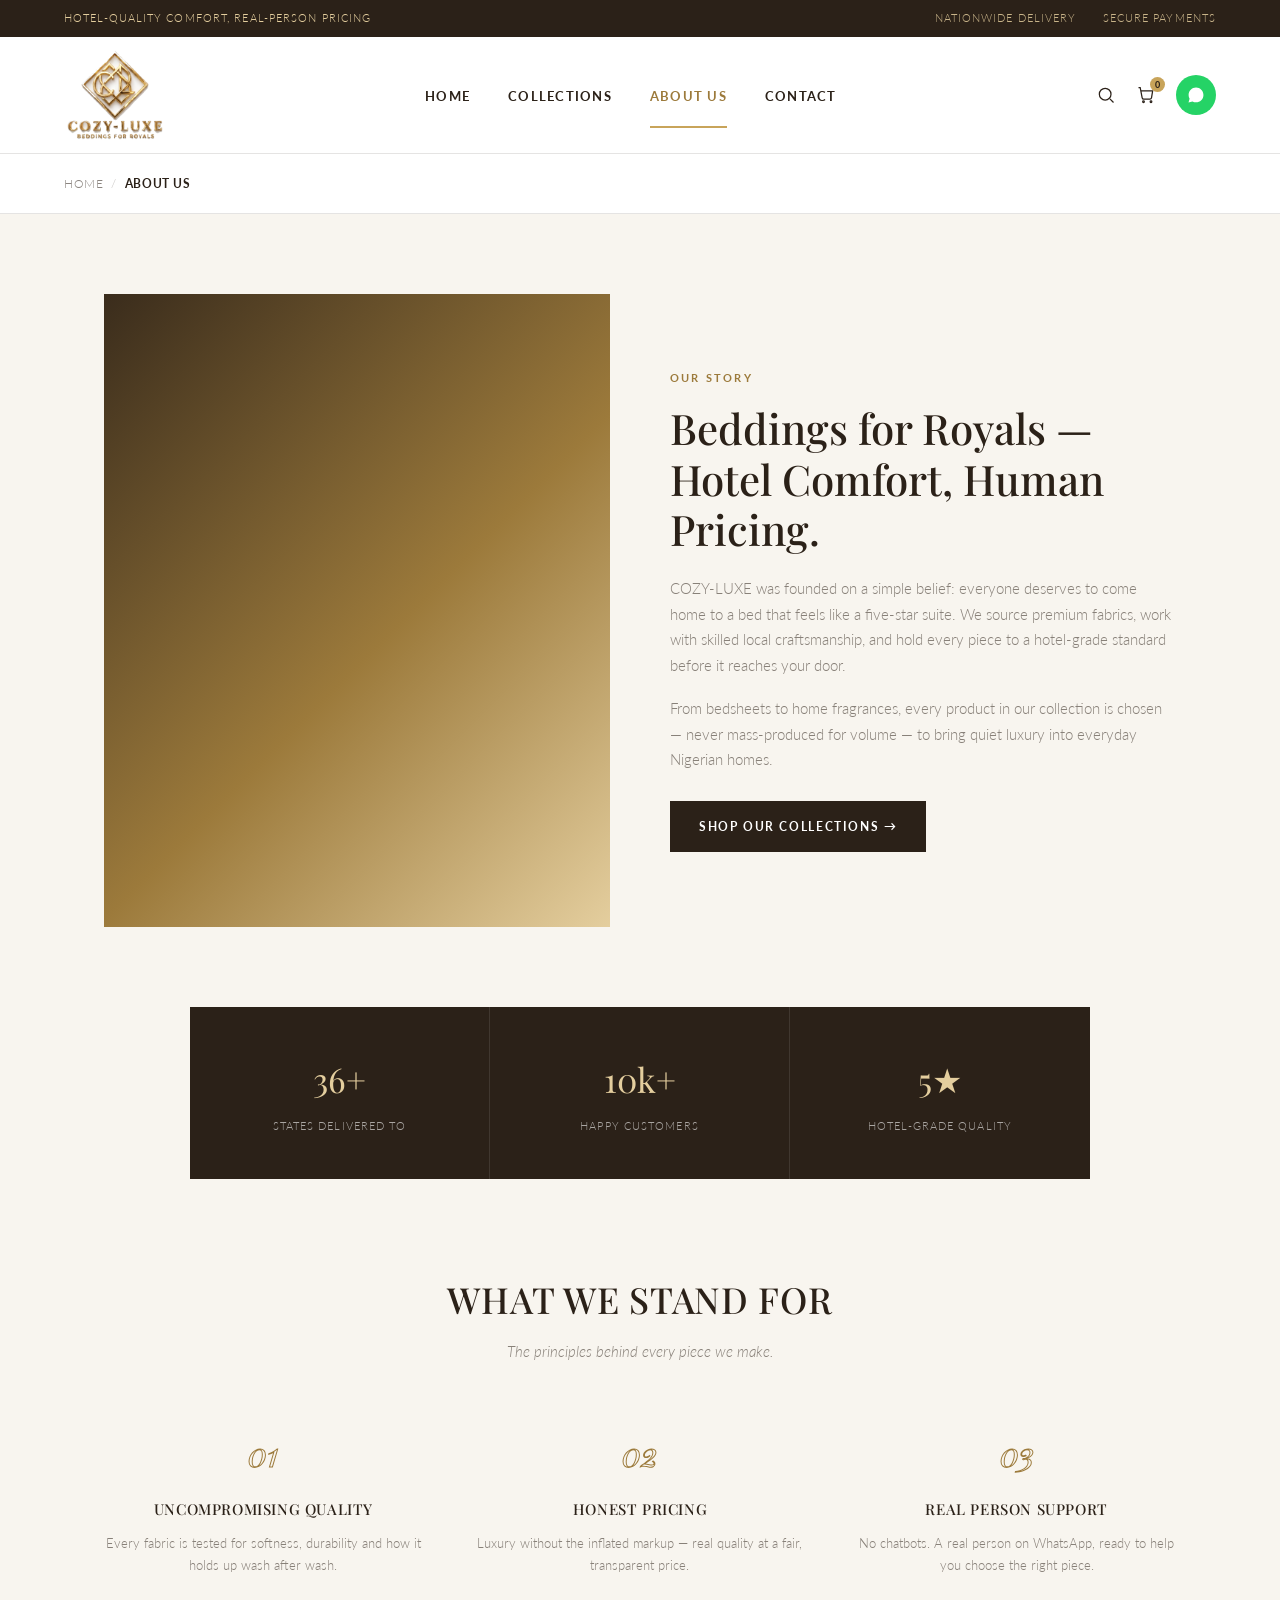
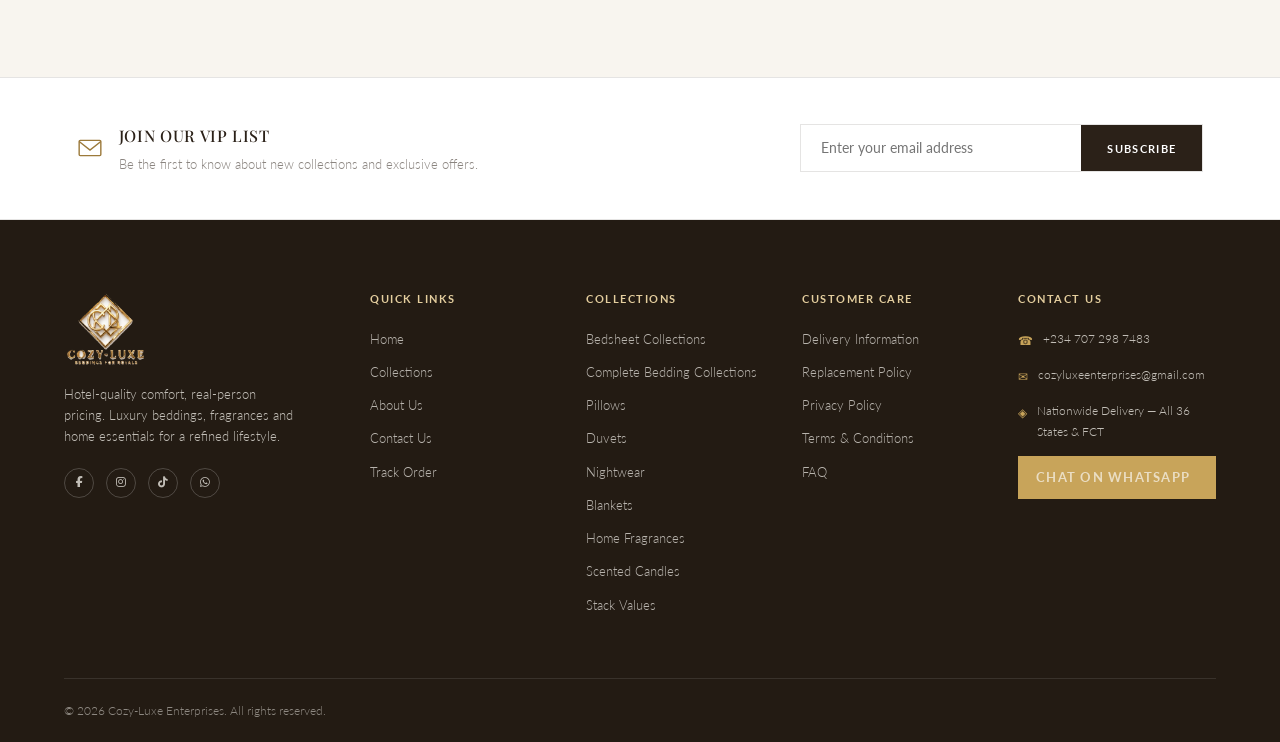
<file: about.html>
<!DOCTYPE html>
<html lang="en">
<head>
<meta charset="UTF-8">
<title>About Us — COZY-LUXE</title>
<meta name="viewport" content="width=device-width, initial-scale=1.0">
<link rel="preconnect" href="https://fonts.googleapis.com">
<link href="https://fonts.googleapis.com/css2?family=Playfair+Display:ital,wght@0,400;0,500;0,600;0,700;1,400&family=Lato:wght@300;400;700;900&display=swap" rel="stylesheet">
<link rel="stylesheet" href="css/style.css">
<link
    rel="stylesheet" href="https://cdnjs.cloudflare.com/ajax/libs/font-awesome/6.7.2/css/all.min.css"
    crossorigin="anonymous"
    referrerpolicy="no-referrer"
  >
<style>
  .about-hero{display:grid; grid-template-columns:1fr 1fr; gap:60px; max-width:1200px; margin:0 auto; padding:80px 5vw; align-items:center;}
  .about-hero .photo{aspect-ratio:4/5;}
  .about-hero .eyebrow{font-size:11px; letter-spacing:0.2em; text-transform:uppercase; color:var(--gold-deep); margin-bottom:16px; font-weight:700;}
  .about-hero h1{font-size:clamp(30px,3.6vw,42px); margin-bottom:22px; line-height:1.2;}
  .about-hero p{color:var(--muted); font-size:15px; margin-bottom:18px;}
  .stats-row{display:grid; grid-template-columns:repeat(3,1fr); max-width:900px; margin:0 auto; background:var(--espresso); color:var(--white);}
  .stat{text-align:center; padding:44px 20px; border-right:1px solid rgba(255,255,255,0.1);}
  .stat:last-child{border-right:none;}
  .stat .num{font-family:'Playfair Display',serif; font-size:34px; color:var(--gold-soft); margin-bottom:8px;}
  .stat .lab{font-size:11px; letter-spacing:0.1em; text-transform:uppercase; color:rgba(255,255,255,0.6);}
  .values-grid{display:grid; grid-template-columns:repeat(3,1fr); gap:30px; max-width:1100px; margin:0 auto;}
  .value-card{text-align:center; padding:10px;}
  .value-card .num{font-family:'Playfair Display',serif; font-style:italic; color:var(--gold-soft); font-size:34px; -webkit-text-stroke:1px var(--gold-deep); color:transparent; margin-bottom:14px;}
  .value-card h4{font-size:15px; text-transform:uppercase; letter-spacing:0.04em; margin-bottom:10px;}
  .value-card p{font-size:13px; color:var(--muted);}
  @media(max-width:900px){ .about-hero{grid-template-columns:1fr;} .stats-row{grid-template-columns:1fr;} .stat{border-right:none; border-bottom:1px solid rgba(255,255,255,0.1);} .values-grid{grid-template-columns:1fr;} }
</style>
</head>
<body>

<div class="utility-bar">
  <span>Hotel-Quality Comfort, Real-Person Pricing</span>
  <div class="right"><span>Nationwide Delivery</span><span>Secure Payments</span></div>
</div>
<header class="site-header">
  <div class="logo-block">
    <img src="images/logo2.png" alt="COZY-LUXE" class="logo-img">
    
  </div>
  <nav class="main-nav"><ul>
    <li><a href="index.html">Home</a></li>
    <li><a href="collections.html">Collections</a></li>
    <li><a href="about.html" class="active">About Us</a></li>
    <li><a href="contact.html">Contact</a></li>
  </ul></nav>
  <div class="nav-right">
    <svg class="icon-btn" viewBox="0 0 24 24" fill="none" stroke="currentColor" stroke-width="1.5"><circle cx="11" cy="11" r="7"/><path d="M21 21l-4.3-4.3"/></svg>
    <a href="cart.html" class="icon-btn"><svg viewBox="0 0 24 24" fill="none" stroke="currentColor" stroke-width="1.5"><path d="M3 3h2l2.4 12.4a2 2 0 002 1.6h7.2a2 2 0 002-1.6L20 7H6"/><circle cx="9" cy="20" r="1"/><circle cx="18" cy="20" r="1"/></svg><span class="cart-badge">0</span></a>
    <!-- WhatsApp -->
       <a      
  href="https://wa.me/2347072987483"
  class="whatsapp-pill whatsapp-cta"
  target="_blank"
  rel="noopener noreferrer"
  aria-label="Chat with COZY-LUXE on WhatsApp"
  title="Chat on WhatsApp"
>
  <svg viewBox="0 0 24 24" fill="currentColor" width="18" height="18" aria-hidden="true">
    <path d="M12.04 2C6.58 2 2.13 6.45 2.13 11.91c0 1.75.46 3.45 1.32 4.95L2 22l5.29-1.39c1.44.79 3.06 1.2 4.71 1.2h.01c5.46 0 9.91-4.45 9.91-9.91C21.95 6.45 17.5 2 12.04 2z"/>
  </svg>
</a>
  </div>
</header>

<div class="breadcrumb"><a href="index.html">Home</a><span class="sep">/</span><span class="current">About Us</span></div>

<div class="about-hero">
  <div class="photo sw4"></div>
  <div>
    <div class="eyebrow">Our Story</div>
    <h1>Beddings for Royals — <br>Hotel Comfort, Human Pricing.</h1>
    <p>COZY-LUXE was founded on a simple belief: everyone deserves to come home to a bed that feels like a five-star suite. We source premium fabrics, work with skilled local craftsmanship, and hold every piece to a hotel-grade standard before it reaches your door.</p>
    <p>From bedsheets to home fragrances, every product in our collection is chosen — never mass-produced for volume — to bring quiet luxury into everyday Nigerian homes.</p>
    <a href="collections.html" class="btn btn-dark" style="margin-top:10px;">Shop Our Collections →</a>
  </div>
</div>

<div class="stats-row">
  <div class="stat"><div class="num">36+</div><div class="lab">States Delivered To</div></div>
  <div class="stat"><div class="num">10k+</div><div class="lab">Happy Customers</div></div>
  <div class="stat"><div class="num">5★</div><div class="lab">Hotel-Grade Quality</div></div>
</div>

<section>
  <div class="center-head"><h2>What We Stand For</h2><p>The principles behind every piece we make.</p></div>
  <div class="values-grid">
    <div class="value-card"><div class="num">01</div><h4>Uncompromising Quality</h4><p>Every fabric is tested for softness, durability and how it holds up wash after wash.</p></div>
    <div class="value-card"><div class="num">02</div><h4>Honest Pricing</h4><p>Luxury without the inflated markup — real quality at a fair, transparent price.</p></div>
    <div class="value-card"><div class="num">03</div><h4>Real Person Support</h4><p>No chatbots. A real person on WhatsApp, ready to help you choose the right piece.</p></div>
  </div>
</section>

<div class="newsletter-bar">
  <div class="newsletter-left">
    <svg width="26" height="26" viewBox="0 0 24 24" fill="none" stroke="#9C7A3B" stroke-width="1.3"><rect x="2" y="5" width="20" height="14" rx="1"/><path d="M2 6l10 8 10-8"/></svg>
    <div><h4>Join Our VIP List</h4><p>Be the first to know about new collections and exclusive offers.</p></div>
  </div>
  <div class="newsletter-form"><input type="email" placeholder="Enter your email address"><button>Subscribe</button></div>
</div>

<!-- FOOTER -->
  <footer class="site-footer">

    <div class="footer-grid">

      <!-- Brand -->
      <div>

        <div class="footer-logo-block">
          <a
            href="index.html"
            aria-label="COZY-LUXE Home"
          >
            <img
              src="images/logo2.png"
              alt="COZY-LUXE"
              class="footer-logo-img"
              loading="lazy"
            >
          </a>
        </div>

        <p class="desc">
          Hotel-quality comfort, real-person pricing. Luxury beddings,
          fragrances and home essentials for a refined lifestyle.
        </p>


        <!-- Social Icons -->
        <div class="socials">

          <a
            href="https://www.facebook.com/share/19u28qDThH/?mibextid=wwXIfr"
            class="social-icon"
            aria-label="COZY-LUXE on Facebook"
            title="Facebook"
            target="_blank"
            rel="noopener noreferrer"
          >
            <i class="fa-brands fa-facebook-f" aria-hidden="true"></i>
          </a>


          <a
            href="https://www.instagram.com/cozyluxebeddings?igsh=MTBxZnExaWZucmF4MA=="
            class="social-icon"
            aria-label="COZY-LUXE on Instagram"
            title="Instagram"
            target="_blank"
            rel="noopener noreferrer"
          >
            <i class="fa-brands fa-instagram" aria-hidden="true"></i>
          </a>


          <a
            href="https://www.tiktok.com/@cozyluxebeddings?_r=1&_t=ZS-98a9KBLz9Ua"
            class="social-icon"
            aria-label="COZY-LUXE on TikTok"
            title="TikTok"
            target="_blank"
            rel="noopener noreferrer"
          >
            <i class="fa-brands fa-tiktok" aria-hidden="true"></i>
          </a>


          <a
            href="https://wa.me/2347072987483"
            class="social-icon"
            aria-label="COZY-LUXE on WhatsApp"
            title="WhatsApp"
            target="_blank"
            rel="noopener noreferrer"
          >
            <i class="fa-brands fa-whatsapp" aria-hidden="true"></i>
          </a>

        </div>

      </div>


      <!-- Quick Links -->
      <div class="footer-col">

        <h5>Quick Links</h5>

        <a href="index.html">Home</a>
        <a href="collections.html">Collections</a>
        <a href="about.html">About Us</a>
        <a href="contact.html">Contact Us</a>
        <a href="track-order.html">Track Order</a>

      </div>


      <!-- Collections -->
      <div class="footer-col">

        <h5>Collections</h5>

        <a href="collection.html?cat=bedsheets">
          Bedsheet Collections
        </a>

        <a href="collection.html?cat=complete">
          Complete Bedding Collections
        </a>

        <a href="collection.html?cat=pillows">
          Pillows
        </a>

        <a href="collection.html?cat=duvets">
          Duvets
        </a>

        <a href="collection.html?cat=nightwear">
          Nightwear
        </a>

        <a href="collection.html?cat=blankets">
          Blankets
        </a>

        <a href="collection.html?cat=fragrances">
          Home Fragrances
        </a>

        <a href="collection.html?cat=candles">
          Scented Candles
        </a>

        <a href="collection.html?cat=stack">
          Stack Values
        </a>

      </div>


      <!-- Customer Care -->
      <div class="footer-col">

        <h5>Customer Care</h5>

        <a href="faq.html#delivery">
          Delivery Information
          </a>

        <a href="faq.html#replacement">
          Replacement Policy
          </a>

        <a href="privacy.html">
          Privacy Policy
          </a>

        <a href="terms.html">
          Terms &amp; Conditions
          </a>

        <a href="faq.html">
          FAQ
          </a>

      </div>


      <!-- Contact -->
      <div class="footer-col">

        <h5>Contact Us</h5>

        <div class="footer-contact-item">
          <span class="fi" aria-hidden="true">☎</span>
          <span>+234 707 298 7483</span>
        </div>

        <div class="footer-contact-item">
          <span class="fi" aria-hidden="true">✉</span>
          <span>cozyluxeenterprises@gmail.com</span>
        </div>

        <div class="footer-contact-item">
          <span class="fi" aria-hidden="true">◈</span>
          <span>
            Nationwide Delivery — All 36 States &amp; FCT
          </span>
        </div>

        <a
          href="https://wa.me/2347072987483"
          class="footer-cta whatsapp-cta"
          target="_blank"
          rel="noopener noreferrer"
          aria-label="Chat with COZY-LUXE on WhatsApp"
        >
          Chat on WhatsApp
        </a>

      </div>

    </div>


    <!-- Footer Bottom -->
    <div class="footer-bottom">

      <span>
        © 2026 Cozy-Luxe Enterprises. All rights reserved.
      </span>

    </div>

  </footer>

<script src="js/data.js?v=1787345207"></script>
<script src="js/main.js?v=1787345207"></script>
<script>
  const generalMsg = encodeURIComponent("Hello COZY-LUXE,\n\nI'd like to know more about your beddings.");
  document.querySelectorAll(".whatsapp-cta").forEach(el => el.href = whatsappLink(generalMsg));
</script>
</body>
</html>
</file>
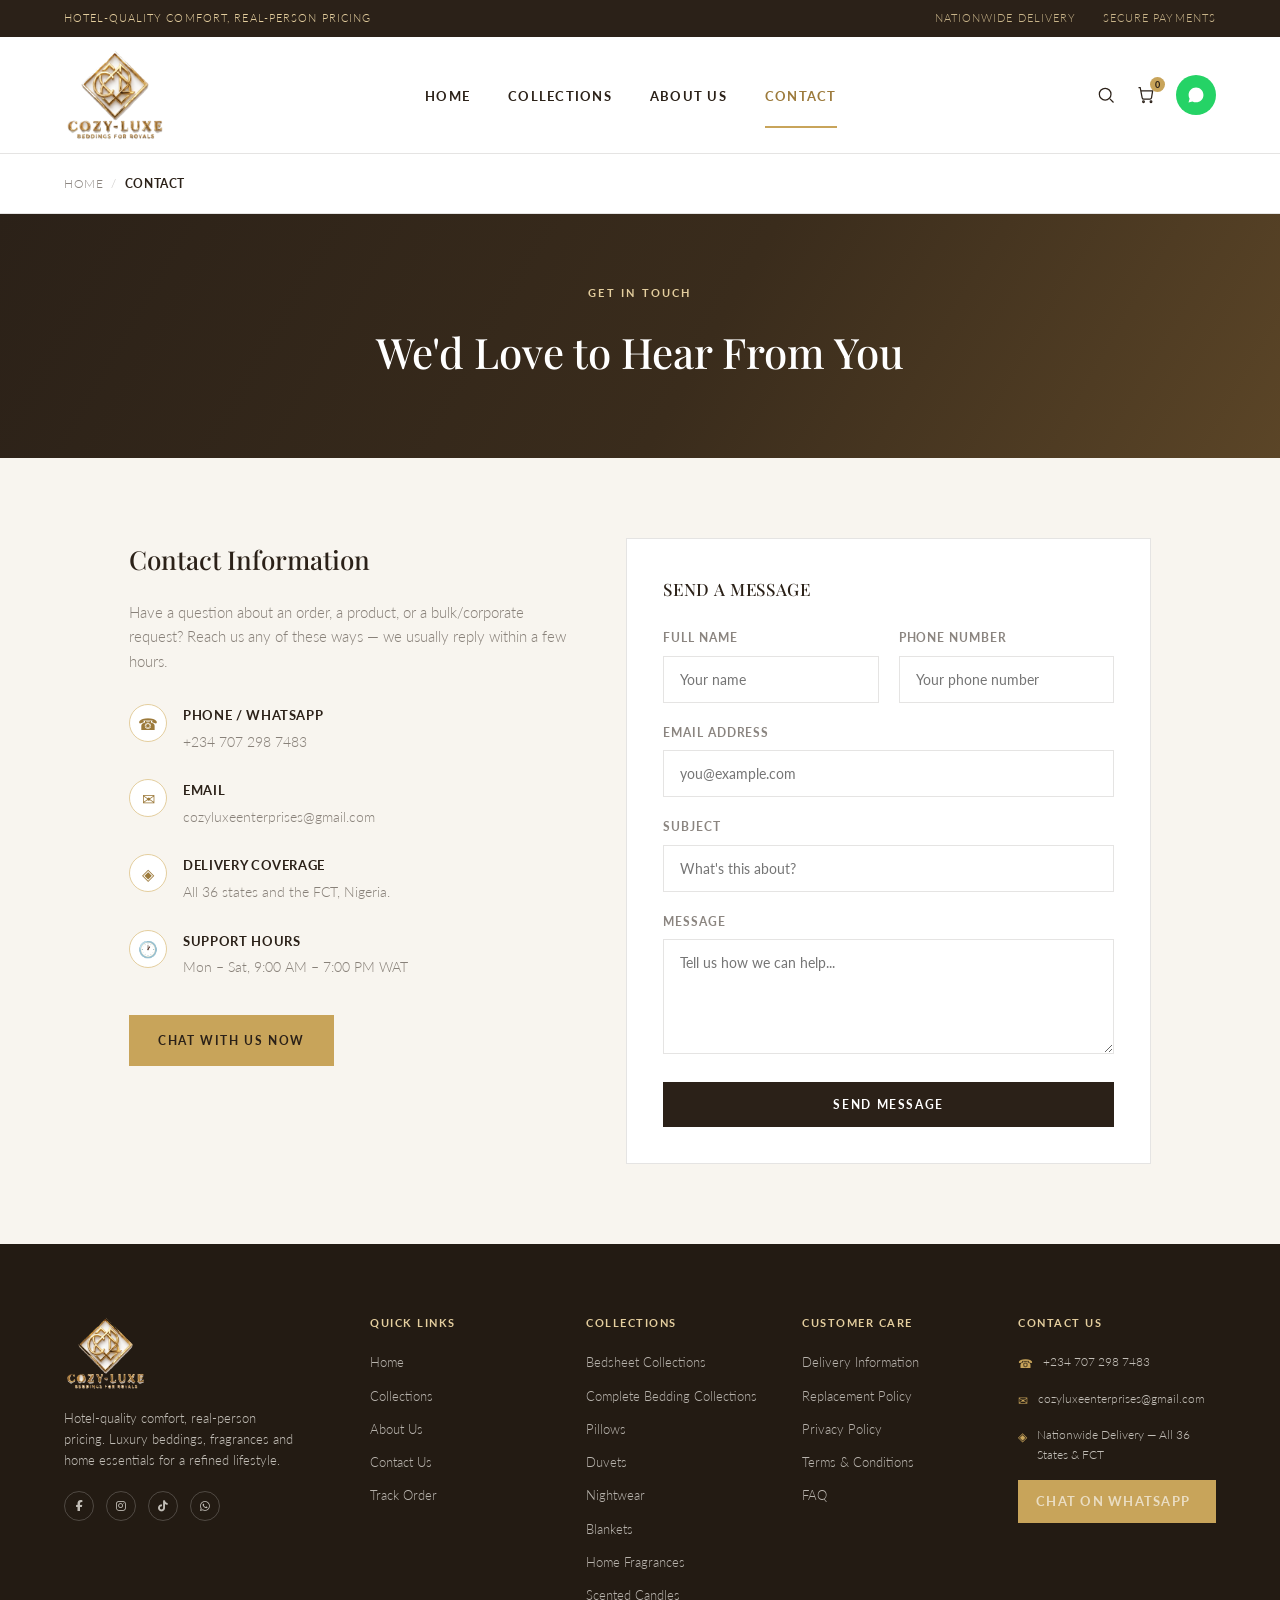
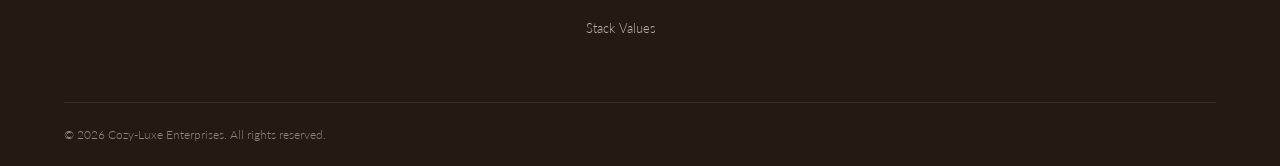
<file: contact.html>
<!DOCTYPE html>
<html lang="en">
<head>
<meta charset="UTF-8">
<title>Contact — COZY-LUXE</title>
<meta name="viewport" content="width=device-width, initial-scale=1.0">
<link rel="preconnect" href="https://fonts.googleapis.com">
<link href="https://fonts.googleapis.com/css2?family=Playfair+Display:ital,wght@0,400;0,500;0,600;0,700;1,400&family=Lato:wght@300;400;700;900&display=swap" rel="stylesheet">
<link rel="stylesheet" href="css/style.css">
<link
    rel="stylesheet" href="https://cdnjs.cloudflare.com/ajax/libs/font-awesome/6.7.2/css/all.min.css"
    crossorigin="anonymous"
    referrerpolicy="no-referrer"
  >
<style>
  .contact-layout{display:grid; grid-template-columns:1fr 1.2fr; gap:60px; max-width:1150px; margin:0 auto; padding:80px 5vw; align-items:start;}
  .contact-info h2{font-size:26px; margin-bottom:18px;}
  .contact-info p{color:var(--muted); font-size:14.5px; margin-bottom:30px;}
  .contact-item{display:flex; gap:16px; margin-bottom:26px; align-items:flex-start;}
  .contact-item .ic{width:38px; height:38px; border-radius:50%; background:var(--white); border:1px solid var(--gold-soft); display:flex; align-items:center; justify-content:center; color:var(--gold-deep); flex-shrink:0;}
  .contact-item h5{font-size:13px; text-transform:uppercase; letter-spacing:0.05em; margin-bottom:4px;}
  .contact-item p{margin-bottom:0; font-size:13.5px;}
  .contact-form{background:var(--white); border:1px solid var(--line); padding:36px;}
  .contact-form h3{font-size:17px; text-transform:uppercase; letter-spacing:0.04em; margin-bottom:24px;}
  .map-placeholder{aspect-ratio:16/7; margin-top:10px;}
  @media(max-width:900px){ .contact-layout{grid-template-columns:1fr;} }
</style>
</head>
<body>

<div class="utility-bar">
  <span>Hotel-Quality Comfort, Real-Person Pricing</span>
  <div class="right"><span>Nationwide Delivery</span><span>Secure Payments</span></div>
</div>
<header class="site-header">
  <div class="logo-block">
    <img src="images/logo2.png" alt="COZY-LUXE" class="logo-img">
    
  </div>
  <nav class="main-nav"><ul>
    <li><a href="index.html">Home</a></li>
    <li><a href="collections.html">Collections</a></li>
    <li><a href="about.html">About Us</a></li>
    <li><a href="contact.html" class="active">Contact</a></li>
  </ul></nav>
  <div class="nav-right">
    <svg class="icon-btn" viewBox="0 0 24 24" fill="none" stroke="currentColor" stroke-width="1.5"><circle cx="11" cy="11" r="7"/><path d="M21 21l-4.3-4.3"/></svg>
    <a href="cart.html" class="icon-btn"><svg viewBox="0 0 24 24" fill="none" stroke="currentColor" stroke-width="1.5"><path d="M3 3h2l2.4 12.4a2 2 0 002 1.6h7.2a2 2 0 002-1.6L20 7H6"/><circle cx="9" cy="20" r="1"/><circle cx="18" cy="20" r="1"/></svg><span class="cart-badge">0</span></a>
    <!-- WhatsApp -->
       <a      
  href="https://wa.me/2347072987483"
  class="whatsapp-pill whatsapp-cta"
  target="_blank"
  rel="noopener noreferrer"
  aria-label="Chat with COZY-LUXE on WhatsApp"
  title="Chat on WhatsApp"
>
  <svg viewBox="0 0 24 24" fill="currentColor" width="18" height="18" aria-hidden="true">
    <path d="M12.04 2C6.58 2 2.13 6.45 2.13 11.91c0 1.75.46 3.45 1.32 4.95L2 22l5.29-1.39c1.44.79 3.06 1.2 4.71 1.2h.01c5.46 0 9.91-4.45 9.91-9.91C21.95 6.45 17.5 2 12.04 2z"/>
  </svg>
</a>

  </div>
</header>

<div class="breadcrumb"><a href="index.html">Home</a><span class="sep">/</span><span class="current">Contact</span></div>
<div class="page-banner"><div class="eyebrow">Get In Touch</div><h1>We'd Love to Hear From You</h1></div>

<div class="contact-layout">
  <div class="contact-info">
    <h2>Contact Information</h2>
    <p>Have a question about an order, a product, or a bulk/corporate request? Reach us any of these ways — we usually reply within a few hours.</p>

    <div class="contact-item">
      <div class="ic">☎</div>
      <div><h5>Phone / WhatsApp</h5><p>+234 707 298 7483</p></div>
    </div>
    <div class="contact-item">
      <div class="ic">✉</div>
      <div><h5>Email</h5><p>cozyluxeenterprises@gmail.com</p></div>
    </div>
    <div class="contact-item">
      <div class="ic">◈</div>
      <div><h5>Delivery Coverage</h5><p>All 36 states and the FCT, Nigeria.</p></div>
    </div>
    <div class="contact-item">
      <div class="ic">🕐</div>
      <div><h5>Support Hours</h5><p>Mon – Sat, 9:00 AM – 7:00 PM WAT</p></div>
    </div>

    <a href="#" class="btn btn-gold whatsapp-cta" style="margin-top:10px;">Chat With Us Now</a>
  </div>

  <div class="contact-form">
    <h3>Send a Message</h3>
    <form id="contactForm">
      <div class="form-row">
        <div class="form-group"><label>Full Name</label><input type="text" required placeholder="Your name"></div>
        <div class="form-group"><label>Phone Number</label><input type="tel" required placeholder="Your phone number"></div>
      </div>
      <div class="form-group"><label>Email Address</label><input type="email" required placeholder="you@example.com"></div>
      <div class="form-group"><label>Subject</label><input type="text" placeholder="What's this about?"></div>
      <div class="form-group"><label>Message</label><textarea rows="5" required placeholder="Tell us how we can help..."></textarea></div>
      <button type="submit" class="btn btn-dark btn-block">Send Message</button>
    </form>
  </div>
</div>

<!-- FOOTER -->
  <footer class="site-footer">

    <div class="footer-grid">

      <!-- Brand -->
      <div>

        <div class="footer-logo-block">
          <a
            href="index.html"
            aria-label="COZY-LUXE Home"
          >
            <img
              src="images/logo2.png"
              alt="COZY-LUXE"
              class="footer-logo-img"
              loading="lazy"
            >
          </a>
        </div>

        <p class="desc">
          Hotel-quality comfort, real-person pricing. Luxury beddings,
          fragrances and home essentials for a refined lifestyle.
        </p>


        <!-- Social Icons -->
        <div class="socials">

          <a
            href="https://www.facebook.com/share/19u28qDThH/?mibextid=wwXIfr"
            class="social-icon"
            aria-label="COZY-LUXE on Facebook"
            title="Facebook"
            target="_blank"
            rel="noopener noreferrer"
          >
            <i class="fa-brands fa-facebook-f" aria-hidden="true"></i>
          </a>


          <a
            href="https://www.instagram.com/cozyluxebeddings?igsh=MTBxZnExaWZucmF4MA=="
            class="social-icon"
            aria-label="COZY-LUXE on Instagram"
            title="Instagram"
            target="_blank"
            rel="noopener noreferrer"
          >
            <i class="fa-brands fa-instagram" aria-hidden="true"></i>
          </a>


          <a
            href="https://www.tiktok.com/@cozyluxebeddings?_r=1&_t=ZS-98a9KBLz9Ua"
            class="social-icon"
            aria-label="COZY-LUXE on TikTok"
            title="TikTok"
            target="_blank"
            rel="noopener noreferrer"
          >
            <i class="fa-brands fa-tiktok" aria-hidden="true"></i>
          </a>


          <a
            href="https://wa.me/2347072987483"
            class="social-icon"
            aria-label="COZY-LUXE on WhatsApp"
            title="WhatsApp"
            target="_blank"
            rel="noopener noreferrer"
          >
            <i class="fa-brands fa-whatsapp" aria-hidden="true"></i>
          </a>

        </div>

      </div>


      <!-- Quick Links -->
      <div class="footer-col">

        <h5>Quick Links</h5>

        <a href="index.html">Home</a>
        <a href="collections.html">Collections</a>
        <a href="about.html">About Us</a>
        <a href="contact.html">Contact Us</a>
        <a href="track-order.html">Track Order</a>

      </div>


      <!-- Collections -->
      <div class="footer-col">

        <h5>Collections</h5>

        <a href="collection.html?cat=bedsheets">
          Bedsheet Collections
        </a>

        <a href="collection.html?cat=complete">
          Complete Bedding Collections
        </a>

        <a href="collection.html?cat=pillows">
          Pillows
        </a>

        <a href="collection.html?cat=duvets">
          Duvets
        </a>

        <a href="collection.html?cat=nightwear">
          Nightwear
        </a>

        <a href="collection.html?cat=blankets">
          Blankets
        </a>

        <a href="collection.html?cat=fragrances">
          Home Fragrances
        </a>

        <a href="collection.html?cat=candles">
          Scented Candles
        </a>

        <a href="collection.html?cat=stack">
          Stack Values
        </a>

      </div>


      <!-- Customer Care -->
      <div class="footer-col">

        <h5>Customer Care</h5>

        <a href="faq.html#delivery">
          Delivery Information
          </a>

        <a href="faq.html#replacement">
          Replacement Policy
          </a>

        <a href="privacy.html">
          Privacy Policy
          </a>

        <a href="terms.html">
          Terms &amp; Conditions
          </a>

        <a href="faq.html">
          FAQ
          </a>

      </div>


      <!-- Contact -->
      <div class="footer-col">

        <h5>Contact Us</h5>

        <div class="footer-contact-item">
          <span class="fi" aria-hidden="true">☎</span>
          <span>+234 707 298 7483</span>
        </div>

        <div class="footer-contact-item">
          <span class="fi" aria-hidden="true">✉</span>
          <span>cozyluxeenterprises@gmail.com</span>
        </div>

        <div class="footer-contact-item">
          <span class="fi" aria-hidden="true">◈</span>
          <span>
            Nationwide Delivery — All 36 States &amp; FCT
          </span>
        </div>

        <a
          href="https://wa.me/2347072987483"
          class="footer-cta whatsapp-cta"
          target="_blank"
          rel="noopener noreferrer"
          aria-label="Chat with COZY-LUXE on WhatsApp"
        >
          Chat on WhatsApp
        </a>

      </div>

    </div>


    <!-- Footer Bottom -->
    <div class="footer-bottom">

      <span>
        © 2026 Cozy-Luxe Enterprises. All rights reserved.
      </span>
    </div>

  </footer>

<script src="js/data.js?v=1787345207"></script>
<script src="js/main.js?v=1787345207"></script>
<script>
  const generalMsg = encodeURIComponent("Hello COZY-LUXE,\n\nI'd like to know more about your beddings.");
  document.querySelectorAll(".whatsapp-cta").forEach(el => el.href = whatsappLink(generalMsg));

  document.getElementById("contactForm").addEventListener("submit", (e) => {
    e.preventDefault();
    // NOTE: UI stub — wire this to a Firestore "contactMessages" write
    // or an email service (e.g. EmailJS / Cloud Function) once backend is connected.
    showToast("Message received — we'll get back to you shortly.");
    e.target.reset();
  });
</script>
</body>
</html>
</file>
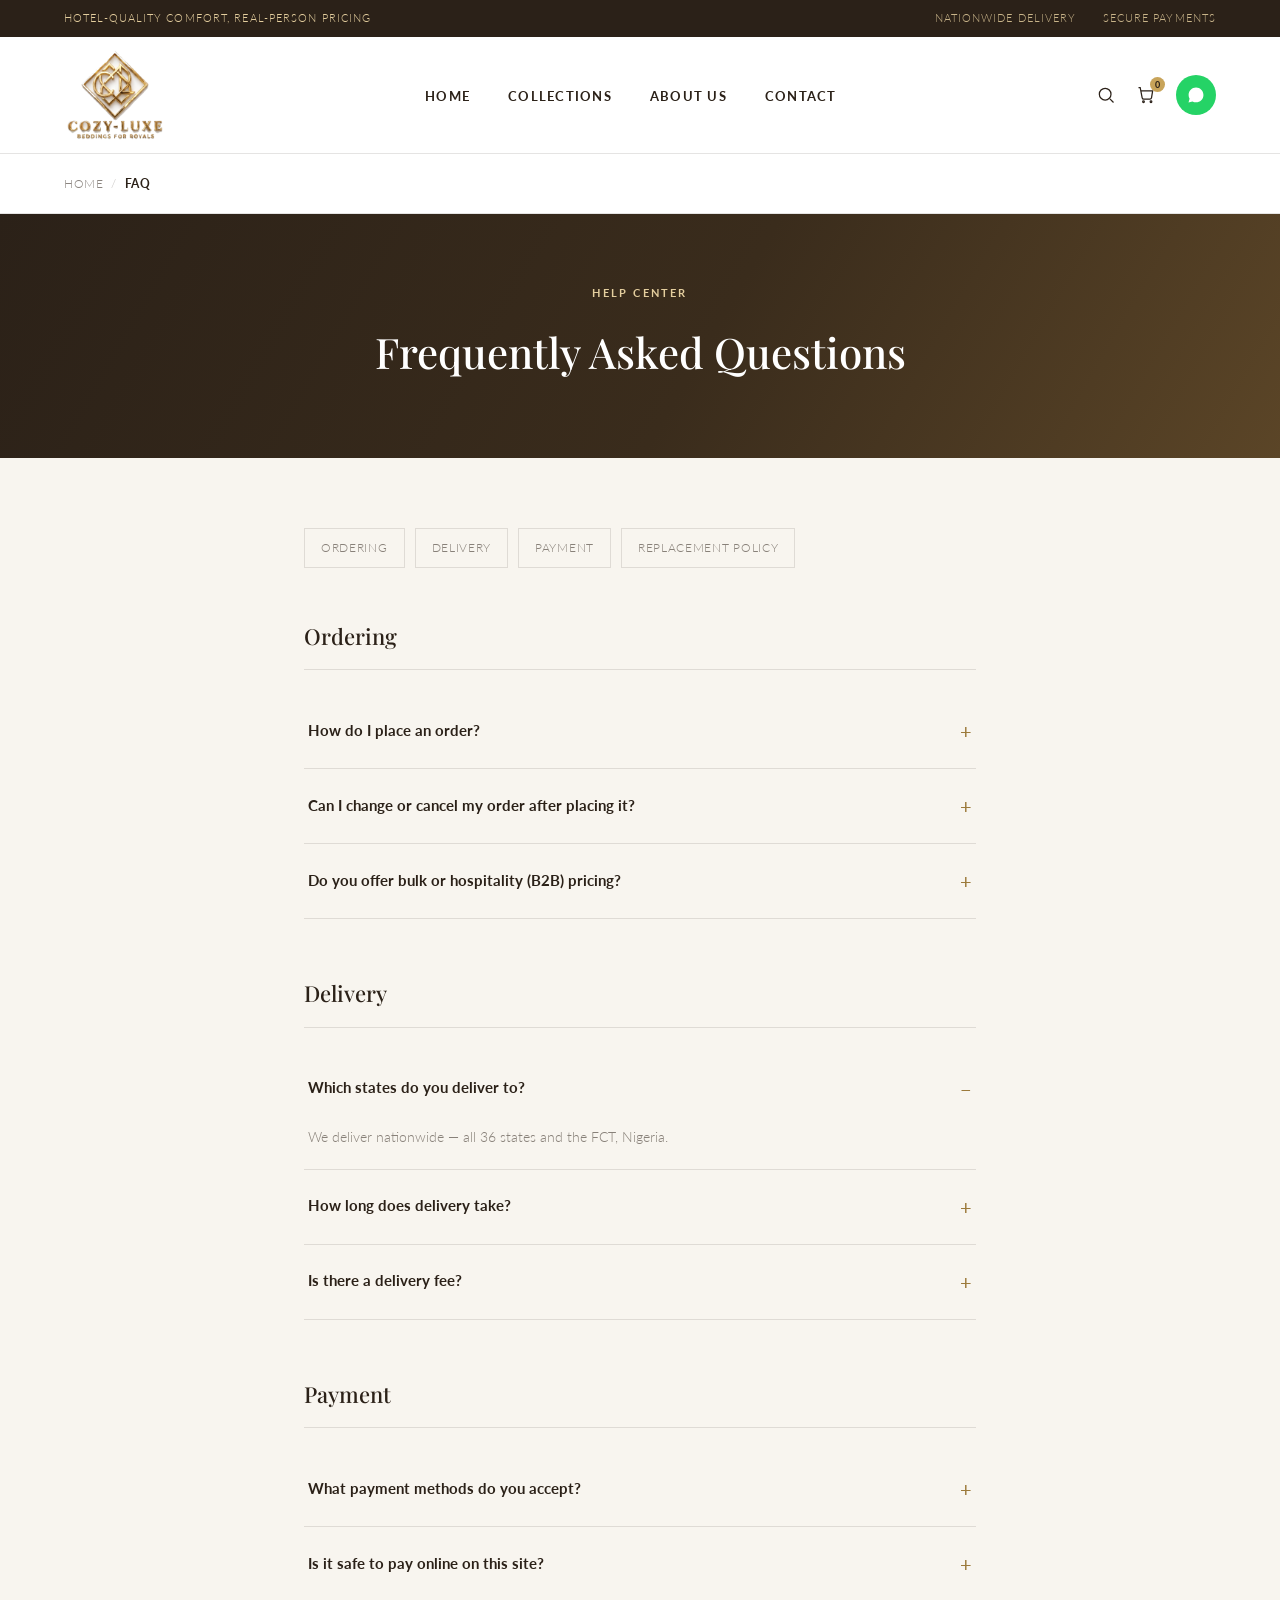
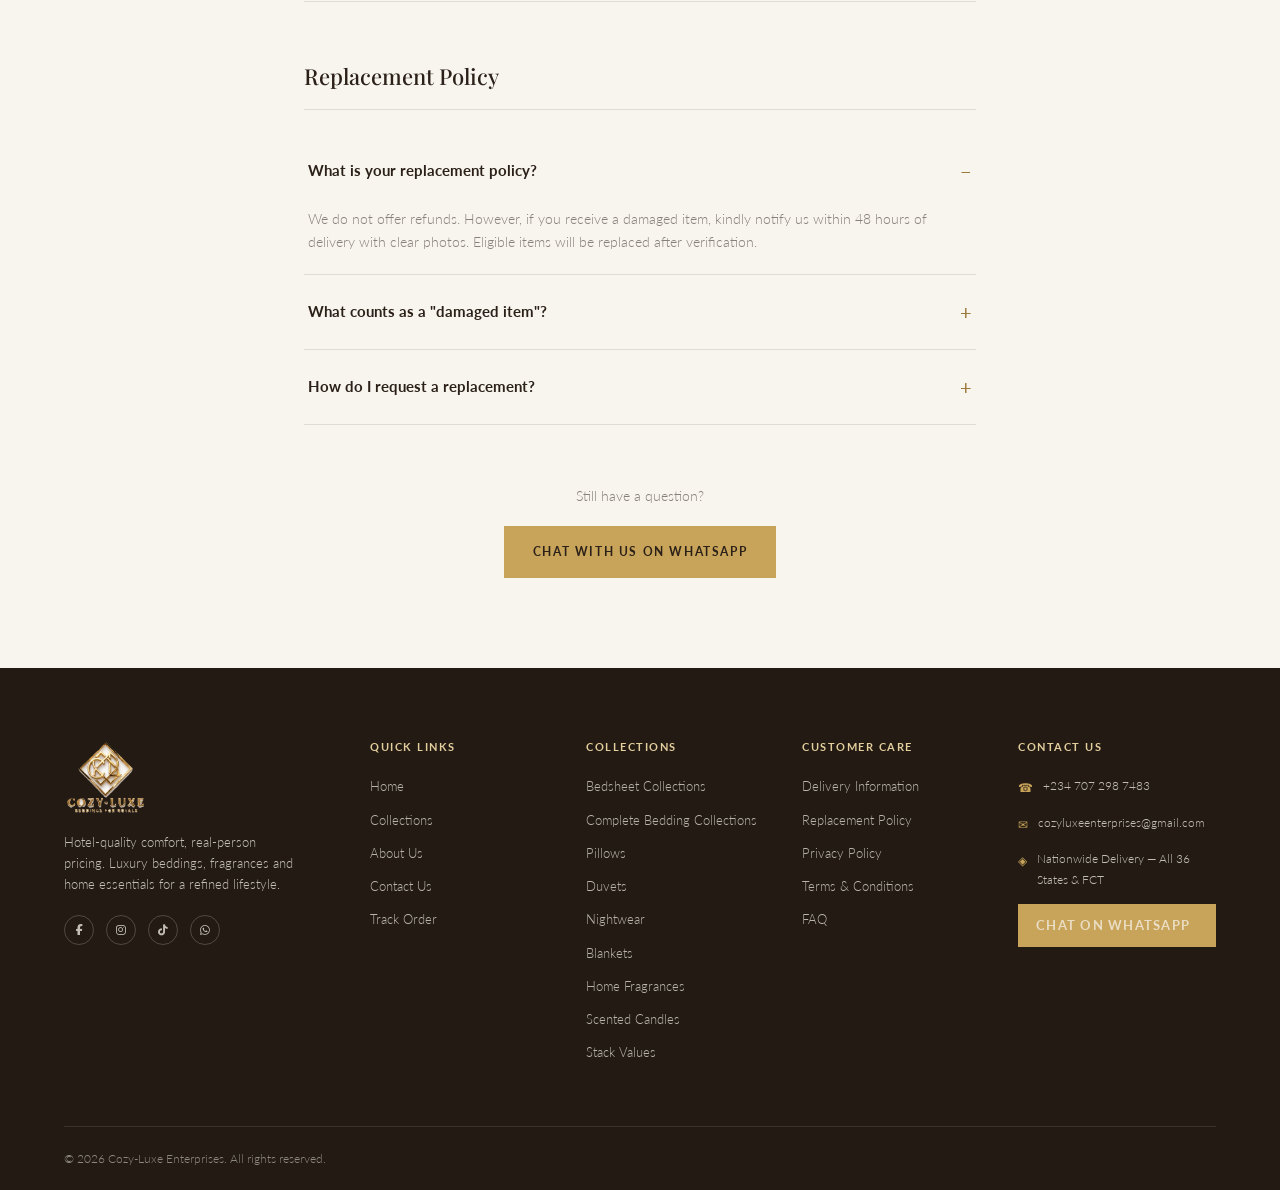
<file: faq.html>
<!DOCTYPE html>
<html lang="en">
<head>
<meta charset="UTF-8">
<title>FAQ — COZY-LUXE</title>
<meta name="viewport" content="width=device-width, initial-scale=1.0">
<meta name="description" content="Answers to common questions about COZY-LUXE orders, delivery, payment and our replacement policy.">
<link rel="preconnect" href="https://fonts.googleapis.com">
<link href="https://fonts.googleapis.com/css2?family=Playfair+Display:ital,wght@0,400;0,500;0,600;0,700;1,400&family=Lato:wght@300;400;700;900&display=swap" rel="stylesheet">
<link rel="stylesheet" href="css/style.css">
<link
    rel="stylesheet" href="https://cdnjs.cloudflare.com/ajax/libs/font-awesome/6.7.2/css/all.min.css"
    crossorigin="anonymous"
    referrerpolicy="no-referrer"
  >
<style>
  .faq-wrap{max-width:800px; margin:0 auto; padding:70px 5vw 90px;}
  .faq-group{margin-bottom:56px; scroll-margin-top:100px;}
  .faq-group h2{font-size:22px; margin-bottom:24px; padding-bottom:14px; border-bottom:1px solid var(--line);}
  .faq-item{border-bottom:1px solid var(--line);}
  .faq-item summary{
    padding:20px 4px; cursor:pointer; font-weight:700; font-size:14.5px; list-style:none;
    display:flex; justify-content:space-between; align-items:center; gap:16px;
  }
  .faq-item summary::-webkit-details-marker{display:none;}
  .faq-item summary::after{content:'+'; font-size:20px; color:var(--gold-deep); font-weight:400; flex-shrink:0;}
  .faq-item[open] summary::after{content:'−';}
  .faq-item p{padding:0 4px 20px; color:var(--muted); font-size:13.5px; line-height:1.7;}
  .faq-jump{display:flex; gap:10px; flex-wrap:wrap; margin-bottom:50px;}
  .faq-jump a{font-size:11.5px; letter-spacing:0.06em; text-transform:uppercase; border:1px solid var(--line); padding:9px 16px; color:var(--muted);}
  .faq-jump a:hover{border-color:var(--gold-soft); color:var(--gold-deep);}
</style>
</head>
<body>

<div class="utility-bar">
  <span>Hotel-Quality Comfort, Real-Person Pricing</span>
  <div class="right"><span>Nationwide Delivery</span><span>Secure Payments</span></div>
</div>
<header class="site-header">
  <div class="logo-block">
    <img src="images/logo2.png" alt="COZY-LUXE" class="logo-img">
  </div>
  <nav class="main-nav"><ul>
    <li><a href="index.html">Home</a></li>
    <li><a href="collections.html">Collections</a></li>
    <li><a href="about.html">About Us</a></li>
    <li><a href="contact.html">Contact</a></li>
  </ul></nav>
  <div class="nav-right">
    <svg class="icon-btn" viewBox="0 0 24 24" fill="none" stroke="currentColor" stroke-width="1.5"><circle cx="11" cy="11" r="7"/><path d="M21 21l-4.3-4.3"/></svg>
    <a href="cart.html" class="icon-btn"><svg viewBox="0 0 24 24" fill="none" stroke="currentColor" stroke-width="1.5"><path d="M3 3h2l2.4 12.4a2 2 0 002 1.6h7.2a2 2 0 002-1.6L20 7H6"/><circle cx="9" cy="20" r="1"/><circle cx="18" cy="20" r="1"/></svg><span class="cart-badge">0</span></a>
    <!-- WhatsApp -->
       <a      
  href="https://wa.me/2347072987483"
  class="whatsapp-pill whatsapp-cta"
  target="_blank"
  rel="noopener noreferrer"
  aria-label="Chat with COZY-LUXE on WhatsApp"
  title="Chat on WhatsApp"
>
  <svg viewBox="0 0 24 24" fill="currentColor" width="18" height="18" aria-hidden="true">
    <path d="M12.04 2C6.58 2 2.13 6.45 2.13 11.91c0 1.75.46 3.45 1.32 4.95L2 22l5.29-1.39c1.44.79 3.06 1.2 4.71 1.2h.01c5.46 0 9.91-4.45 9.91-9.91C21.95 6.45 17.5 2 12.04 2z"/>
  </svg>
</a>

  </div>
</header>

<div class="breadcrumb"><a href="index.html">Home</a><span class="sep">/</span><span class="current">FAQ</span></div>
<div class="page-banner"><div class="eyebrow">Help Center</div><h1>Frequently Asked Questions</h1></div>

<div class="faq-wrap">

  <div class="faq-jump">
    <a href="#ordering">Ordering</a>
    <a href="#delivery">Delivery</a>
    <a href="#payment">Payment</a>
    <a href="#replacement">Replacement Policy</a>
  </div>

  <div class="faq-group" id="ordering">
    <h2>Ordering</h2>
    <details class="faq-item">
      <summary>How do I place an order?</summary>
      <p>Browse any collection, add items to your cart, then check out either by paying online or via bank transfer — or skip the cart entirely and order a specific item straight through WhatsApp using the "Order on WhatsApp" button on any product page.</p>
    </details>
    <details class="faq-item">
      <summary>Can I change or cancel my order after placing it?</summary>
      <p>Yes, as long as it hasn't been shipped yet. Message us on WhatsApp with your order details as soon as possible and we'll do our best to adjust or cancel it.</p>
    </details>
    <details class="faq-item">
      <summary>Do you offer bulk or hospitality (B2B) pricing?</summary>
      <p>Yes — for hotels, short-lets, and bulk orders, reach out to us directly on WhatsApp or by email for custom pricing.</p>
    </details>
  </div>

  <div class="faq-group" id="delivery">
    <h2>Delivery</h2>
    <details class="faq-item" open>
      <summary>Which states do you deliver to?</summary>
      <p>We deliver nationwide — all 36 states and the FCT, Nigeria.</p>
    </details>
    <details class="faq-item">
      <summary>How long does delivery take?</summary>
      <p>Lagos and Abuja typically arrive within 1–3 business days. Other states usually take 3–7 business days depending on location. You'll receive delivery updates via WhatsApp once your order ships.</p>
    </details>
    <details class="faq-item">
      <summary>Is there a delivery fee?</summary>
      <p>Delivery cost depends on your location and is calculated at checkout before you confirm payment.</p>
    </details>
  </div>

  <div class="faq-group" id="payment">
    <h2>Payment</h2>
    <details class="faq-item">
      <summary>What payment methods do you accept?</summary>
      <p>We accept card and bank transfer payments through Flutterwave, as well as direct bank transfer with proof-of-payment upload at checkout.</p>
    </details>
    <details class="faq-item">
      <summary>Is it safe to pay online on this site?</summary>
      <p>Yes. Card payments are processed securely by Flutterwave — COZY-LUXE never sees or stores your card details.</p>
    </details>
  </div>

  <div class="faq-group" id="replacement">
    <h2>Replacement Policy</h2>
    <details class="faq-item" open>
      <summary>What is your replacement policy?</summary>
      <p>We do not offer refunds. However, if you receive a damaged item, kindly notify us within 48 hours of delivery with clear photos. Eligible items will be replaced after verification.</p>
    </details>
    <details class="faq-item">
      <summary>What counts as a "damaged item"?</summary>
      <p>Items that arrive stained, torn, structurally faulty, or otherwise not in sellable condition. Please photograph the item and its packaging as soon as you notice the issue.</p>
    </details>
    <details class="faq-item">
      <summary>How do I request a replacement?</summary>
      <p>Message us on WhatsApp within 48 hours of delivery with your order details and clear photos of the damage. Once verified, we'll arrange a replacement at no extra cost.</p>
    </details>
  </div>

  <div style="text-align:center; margin-top:60px;">
    <p style="color:var(--muted); font-size:13.5px; margin-bottom:18px;">Still have a question?</p>
    <a href="https://wa.me/2347072987483" class="btn btn-gold whatsapp-cta" target="_blank" rel="noopener noreferrer">Chat With Us on WhatsApp</a>
  </div>

</div>

<!-- FOOTER -->
  <footer class="site-footer">

    <div class="footer-grid">

      <!-- Brand -->
      <div>

        <div class="footer-logo-block">
          <a
            href="index.html"
            aria-label="COZY-LUXE Home"
          >
            <img
              src="images/logo2.png"
              alt="COZY-LUXE"
              class="footer-logo-img"
              loading="lazy"
            >
          </a>
        </div>

        <p class="desc">
          Hotel-quality comfort, real-person pricing. Luxury beddings,
          fragrances and home essentials for a refined lifestyle.
        </p>


        <!-- Social Icons -->
        <div class="socials">

          <a
            href="https://www.facebook.com/share/19u28qDThH/?mibextid=wwXIfr"
            class="social-icon"
            aria-label="COZY-LUXE on Facebook"
            title="Facebook"
            target="_blank"
            rel="noopener noreferrer"
          >
            <i class="fa-brands fa-facebook-f" aria-hidden="true"></i>
          </a>


          <a
            href="https://www.instagram.com/cozyluxebeddings?igsh=MTBxZnExaWZucmF4MA=="
            class="social-icon"
            aria-label="COZY-LUXE on Instagram"
            title="Instagram"
            target="_blank"
            rel="noopener noreferrer"
          >
            <i class="fa-brands fa-instagram" aria-hidden="true"></i>
          </a>


          <a
            href="https://www.tiktok.com/@cozyluxebeddings?_r=1&_t=ZS-98a9KBLz9Ua"
            class="social-icon"
            aria-label="COZY-LUXE on TikTok"
            title="TikTok"
            target="_blank"
            rel="noopener noreferrer"
          >
            <i class="fa-brands fa-tiktok" aria-hidden="true"></i>
          </a>


          <a
            href="https://wa.me/2347072987483"
            class="social-icon"
            aria-label="COZY-LUXE on WhatsApp"
            title="WhatsApp"
            target="_blank"
            rel="noopener noreferrer"
          >
            <i class="fa-brands fa-whatsapp" aria-hidden="true"></i>
          </a>

        </div>

      </div>


      <!-- Quick Links -->
      <div class="footer-col">

        <h5>Quick Links</h5>

        <a href="index.html">Home</a>
        <a href="collections.html">Collections</a>
        <a href="about.html">About Us</a>
        <a href="contact.html">Contact Us</a>
        <a href="track-order.html">Track Order</a>

      </div>


      <!-- Collections -->
      <div class="footer-col">

        <h5>Collections</h5>

        <a href="collection.html?cat=bedsheets">
          Bedsheet Collections
        </a>

        <a href="collection.html?cat=complete">
          Complete Bedding Collections
        </a>

        <a href="collection.html?cat=pillows">
          Pillows
        </a>

        <a href="collection.html?cat=duvets">
          Duvets
        </a>

        <a href="collection.html?cat=nightwear">
          Nightwear
        </a>

        <a href="collection.html?cat=blankets">
          Blankets
        </a>

        <a href="collection.html?cat=fragrances">
          Home Fragrances
        </a>

        <a href="collection.html?cat=candles">
          Scented Candles
        </a>

        <a href="collection.html?cat=stack">
          Stack Values
        </a>

      </div>


      <!-- Customer Care -->
      <div class="footer-col">

        <h5>Customer Care</h5>

        <a href="faq.html#delivery">
          Delivery Information
        </a>

        <a href="faq.html#replacement">
          Replacement Policy
        </a>

        <a href="privacy.html">
          Privacy Policy
        </a>

        <a href="terms.html">
          Terms &amp; Conditions
        </a>

        <a href="faq.html">
          FAQ
        </a>

      </div>


      <!-- Contact -->
      <div class="footer-col">

        <h5>Contact Us</h5>

        <div class="footer-contact-item">
          <span class="fi" aria-hidden="true">☎</span>
          <span>+234 707 298 7483</span>
        </div>

        <div class="footer-contact-item">
          <span class="fi" aria-hidden="true">✉</span>
          <span>cozyluxeenterprises@gmail.com</span>
        </div>

        <div class="footer-contact-item">
          <span class="fi" aria-hidden="true">◈</span>
          <span>
            Nationwide Delivery — All 36 States &amp; FCT
          </span>
        </div>

        <a
          href="https://wa.me/2347072987483"
          class="footer-cta whatsapp-cta"
          target="_blank"
          rel="noopener noreferrer"
          aria-label="Chat with COZY-LUXE on WhatsApp"
        >
          Chat on WhatsApp
        </a>

      </div>

    </div>


    <!-- Footer Bottom -->
    <div class="footer-bottom">

      <span>
        © 2026 Cozy-Luxe Enterprises. All rights reserved.
      </span>

    </div>

  </footer>

<script src="js/data.js?v=1787345207"></script>
<script src="js/main.js?v=1787345207"></script>
<script>
  const generalMsg = encodeURIComponent("Hello COZY-LUXE,\n\nI'd like to know more about your beddings.");
  document.querySelectorAll(".whatsapp-cta").forEach(el => el.href = whatsappLink(generalMsg));
</script>
</body>
</html>
</file>
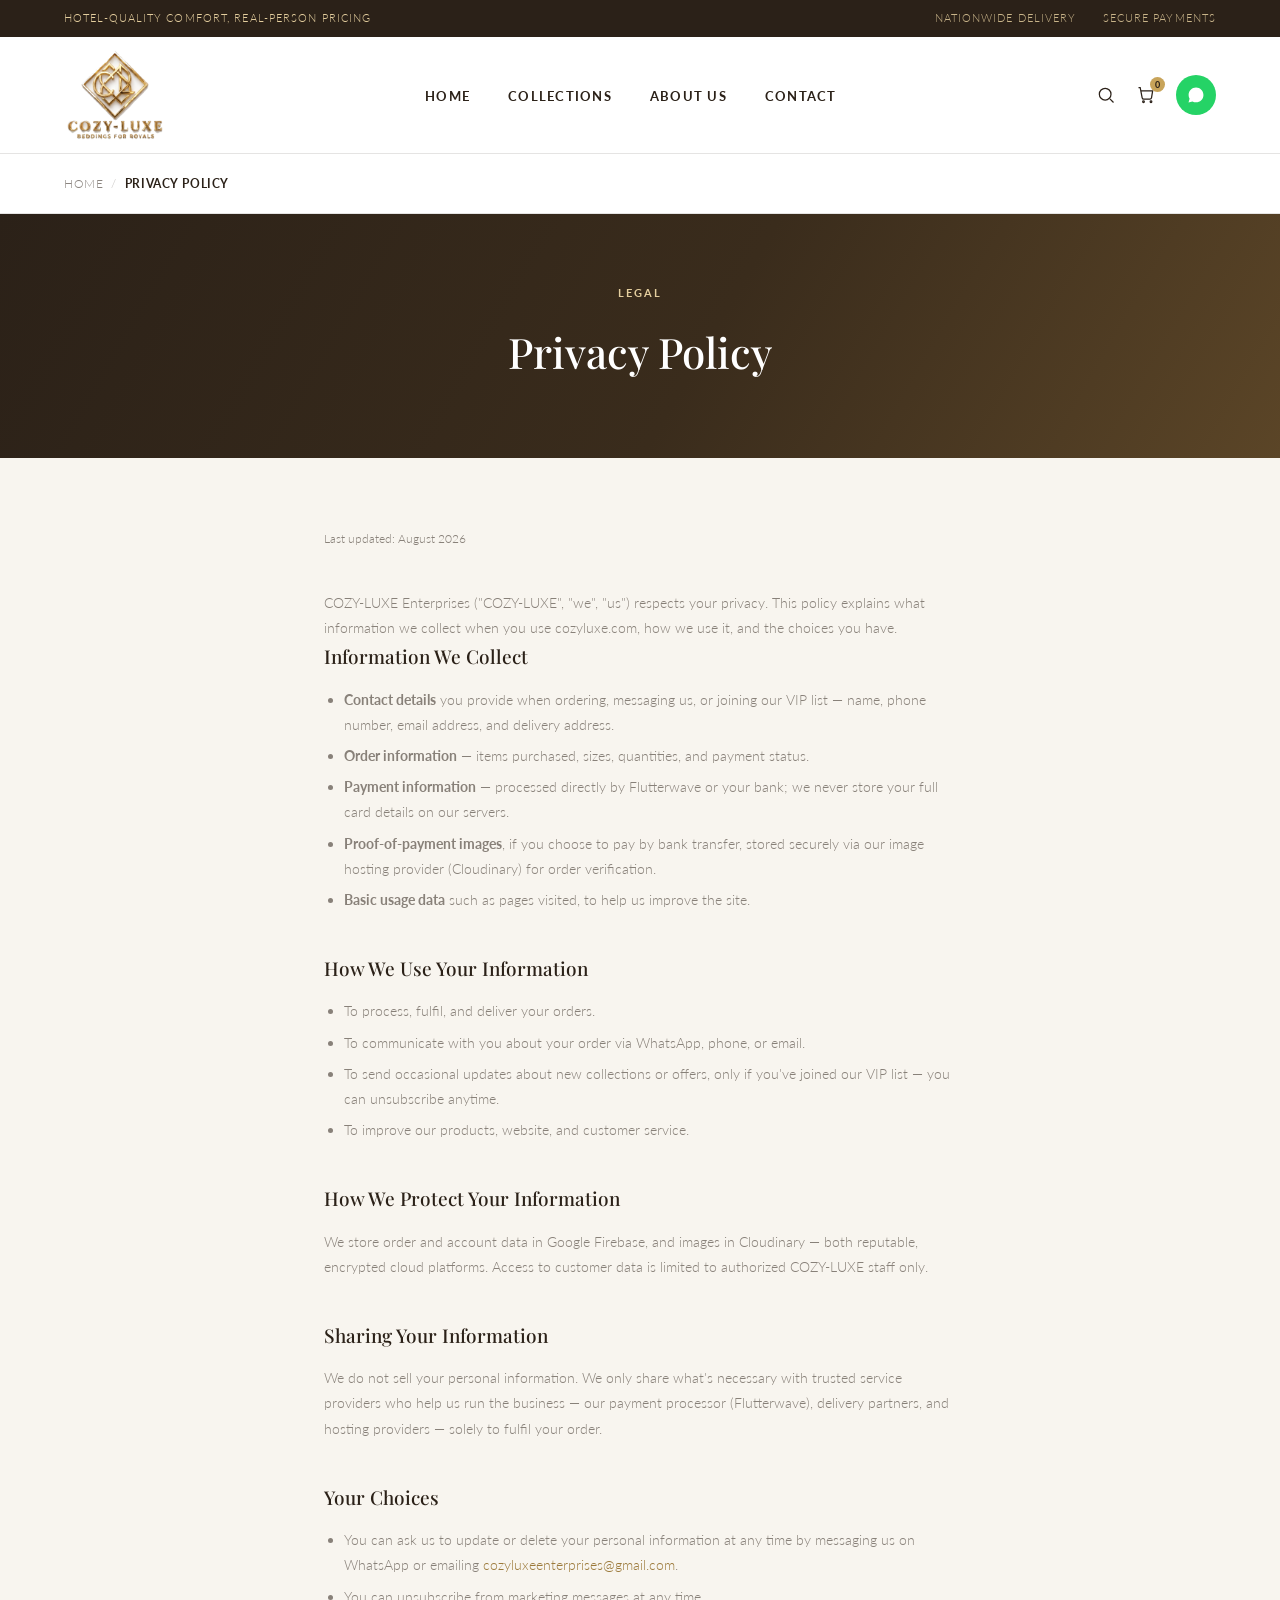
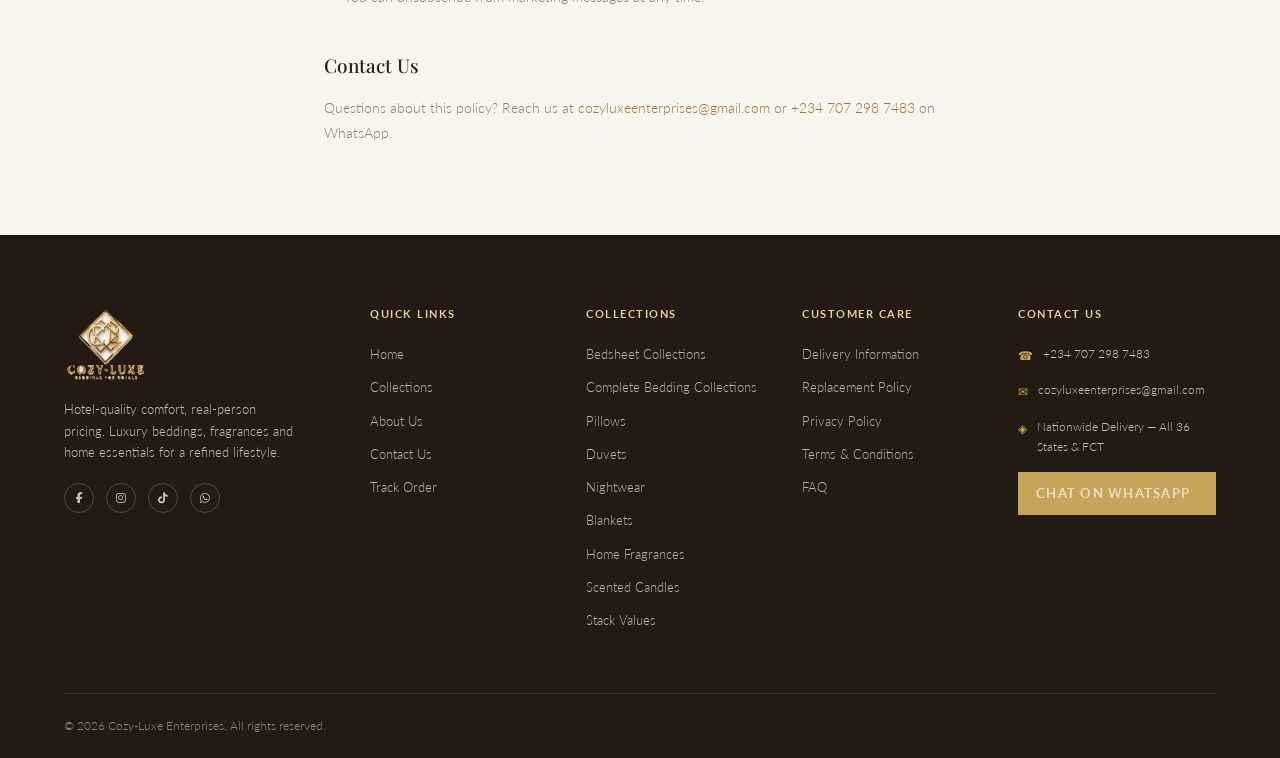
<file: privacy.html>
<!DOCTYPE html>
<html lang="en">
<head>
<meta charset="UTF-8">
<title>Privacy Policy — COZY-LUXE</title>
<meta name="viewport" content="width=device-width, initial-scale=1.0">
<meta name="description" content="How COZY-LUXE collects, uses, and protects your personal information.">
<link rel="preconnect" href="https://fonts.googleapis.com">
<link href="https://fonts.googleapis.com/css2?family=Playfair+Display:ital,wght@0,400;0,500;0,600;0,700;1,400&family=Lato:wght@300;400;700;900&display=swap" rel="stylesheet">
<link rel="stylesheet" href="css/style.css">
<link
    rel="stylesheet" href="https://cdnjs.cloudflare.com/ajax/libs/font-awesome/6.7.2/css/all.min.css"
    crossorigin="anonymous"
    referrerpolicy="no-referrer"
  >
<style>
  .legal-wrap{max-width:760px; margin:0 auto; padding:70px 5vw 90px;}
  .legal-wrap .updated{font-size:12px; color:var(--muted); margin-bottom:40px;}
  .legal-wrap h2{font-size:19px; margin:40px 0 14px;}
  .legal-wrap h2:first-of-type{margin-top:0;}
  .legal-wrap p, .legal-wrap li{font-size:14px; color:var(--muted); line-height:1.8;}
  .legal-wrap ul{padding-left:20px; margin-bottom:16px;}
  .legal-wrap li{margin-bottom:6px;}
  .legal-wrap a{color:var(--gold-deep);}
</style>
</head>
<body>

<div class="utility-bar">
  <span>Hotel-Quality Comfort, Real-Person Pricing</span>
  <div class="right"><span>Nationwide Delivery</span><span>Secure Payments</span></div>
</div>
<header class="site-header">
  <div class="logo-block">
    <img src="images/logo2.png" alt="COZY-LUXE" class="logo-img">
  </div>
  <nav class="main-nav"><ul>
    <li><a href="index.html">Home</a></li>
    <li><a href="collections.html">Collections</a></li>
    <li><a href="about.html">About Us</a></li>
    <li><a href="contact.html">Contact</a></li>
  </ul></nav>
  <div class="nav-right">
    <svg class="icon-btn" viewBox="0 0 24 24" fill="none" stroke="currentColor" stroke-width="1.5"><circle cx="11" cy="11" r="7"/><path d="M21 21l-4.3-4.3"/></svg>
    <a href="cart.html" class="icon-btn"><svg viewBox="0 0 24 24" fill="none" stroke="currentColor" stroke-width="1.5"><path d="M3 3h2l2.4 12.4a2 2 0 002 1.6h7.2a2 2 0 002-1.6L20 7H6"/><circle cx="9" cy="20" r="1"/><circle cx="18" cy="20" r="1"/></svg><span class="cart-badge">0</span></a>
    <!-- WhatsApp -->
       <a      
  href="https://wa.me/2347072987483"
  class="whatsapp-pill whatsapp-cta"
  target="_blank"
  rel="noopener noreferrer"
  aria-label="Chat with COZY-LUXE on WhatsApp"
  title="Chat on WhatsApp"
>
  <svg viewBox="0 0 24 24" fill="currentColor" width="18" height="18" aria-hidden="true">
    <path d="M12.04 2C6.58 2 2.13 6.45 2.13 11.91c0 1.75.46 3.45 1.32 4.95L2 22l5.29-1.39c1.44.79 3.06 1.2 4.71 1.2h.01c5.46 0 9.91-4.45 9.91-9.91C21.95 6.45 17.5 2 12.04 2z"/>
  </svg>
</a>

  </div>
</header>

<div class="breadcrumb"><a href="index.html">Home</a><span class="sep">/</span><span class="current">Privacy Policy</span></div>
<div class="page-banner"><div class="eyebrow">Legal</div><h1>Privacy Policy</h1></div>

<div class="legal-wrap">
  <p class="updated">Last updated: August 2026</p>

  <p>COZY-LUXE Enterprises ("COZY-LUXE", "we", "us") respects your privacy. This policy explains what information we collect when you use cozyluxe.com, how we use it, and the choices you have.</p>

  <h2>Information We Collect</h2>
  <ul>
    <li><strong>Contact details</strong> you provide when ordering, messaging us, or joining our VIP list — name, phone number, email address, and delivery address.</li>
    <li><strong>Order information</strong> — items purchased, sizes, quantities, and payment status.</li>
    <li><strong>Payment information</strong> — processed directly by Flutterwave or your bank; we never store your full card details on our servers.</li>
    <li><strong>Proof-of-payment images</strong>, if you choose to pay by bank transfer, stored securely via our image hosting provider (Cloudinary) for order verification.</li>
    <li><strong>Basic usage data</strong> such as pages visited, to help us improve the site.</li>
  </ul>

  <h2>How We Use Your Information</h2>
  <ul>
    <li>To process, fulfil, and deliver your orders.</li>
    <li>To communicate with you about your order via WhatsApp, phone, or email.</li>
    <li>To send occasional updates about new collections or offers, only if you've joined our VIP list — you can unsubscribe anytime.</li>
    <li>To improve our products, website, and customer service.</li>
  </ul>

  <h2>How We Protect Your Information</h2>
  <p>We store order and account data in Google Firebase, and images in Cloudinary — both reputable, encrypted cloud platforms. Access to customer data is limited to authorized COZY-LUXE staff only.</p>

  <h2>Sharing Your Information</h2>
  <p>We do not sell your personal information. We only share what's necessary with trusted service providers who help us run the business — our payment processor (Flutterwave), delivery partners, and hosting providers — solely to fulfil your order.</p>

  <h2>Your Choices</h2>
  <ul>
    <li>You can ask us to update or delete your personal information at any time by messaging us on WhatsApp or emailing <a href="mailto:cozyluxeenterprises@gmail.com">cozyluxeenterprises@gmail.com</a>.</li>
    <li>You can unsubscribe from marketing messages at any time.</li>
  </ul>

  <h2>Contact Us</h2>
  <p>Questions about this policy? Reach us at <a href="mailto:cozyluxeenterprises@gmail.com">cozyluxeenterprises@gmail.com</a> or <a href="https://wa.me/2347072987483" target="_blank" rel="noopener noreferrer">+234 707 298 7483</a> on WhatsApp.</p>
</div>

<!-- FOOTER -->
  <footer class="site-footer">

    <div class="footer-grid">

      <!-- Brand -->
      <div>

        <div class="footer-logo-block">
          <a
            href="index.html"
            aria-label="COZY-LUXE Home"
          >
            <img
              src="images/logo2.png"
              alt="COZY-LUXE"
              class="footer-logo-img"
              loading="lazy"
            >
          </a>
        </div>

        <p class="desc">
          Hotel-quality comfort, real-person pricing. Luxury beddings,
          fragrances and home essentials for a refined lifestyle.
        </p>


        <!-- Social Icons -->
        <div class="socials">

          <a
            href="https://www.facebook.com/share/19u28qDThH/?mibextid=wwXIfr"
            class="social-icon"
            aria-label="COZY-LUXE on Facebook"
            title="Facebook"
            target="_blank"
            rel="noopener noreferrer"
          >
            <i class="fa-brands fa-facebook-f" aria-hidden="true"></i>
          </a>


          <a
            href="https://www.instagram.com/cozyluxebeddings?igsh=MTBxZnExaWZucmF4MA=="
            class="social-icon"
            aria-label="COZY-LUXE on Instagram"
            title="Instagram"
            target="_blank"
            rel="noopener noreferrer"
          >
            <i class="fa-brands fa-instagram" aria-hidden="true"></i>
          </a>


          <a
            href="https://www.tiktok.com/@cozyluxebeddings?_r=1&_t=ZS-98a9KBLz9Ua"
            class="social-icon"
            aria-label="COZY-LUXE on TikTok"
            title="TikTok"
            target="_blank"
            rel="noopener noreferrer"
          >
            <i class="fa-brands fa-tiktok" aria-hidden="true"></i>
          </a>


          <a
            href="https://wa.me/2347072987483"
            class="social-icon"
            aria-label="COZY-LUXE on WhatsApp"
            title="WhatsApp"
            target="_blank"
            rel="noopener noreferrer"
          >
            <i class="fa-brands fa-whatsapp" aria-hidden="true"></i>
          </a>

        </div>

      </div>


      <!-- Quick Links -->
      <div class="footer-col">

        <h5>Quick Links</h5>

        <a href="index.html">Home</a>
        <a href="collections.html">Collections</a>
        <a href="about.html">About Us</a>
        <a href="contact.html">Contact Us</a>
        <a href="track-order.html">Track Order</a>

      </div>


      <!-- Collections -->
      <div class="footer-col">

        <h5>Collections</h5>

        <a href="collection.html?cat=bedsheets">
          Bedsheet Collections
        </a>

        <a href="collection.html?cat=complete">
          Complete Bedding Collections
        </a>

        <a href="collection.html?cat=pillows">
          Pillows
        </a>

        <a href="collection.html?cat=duvets">
          Duvets
        </a>

        <a href="collection.html?cat=nightwear">
          Nightwear
        </a>

        <a href="collection.html?cat=blankets">
          Blankets
        </a>

        <a href="collection.html?cat=fragrances">
          Home Fragrances
        </a>

        <a href="collection.html?cat=candles">
          Scented Candles
        </a>

        <a href="collection.html?cat=stack">
          Stack Values
        </a>

      </div>


      <!-- Customer Care -->
      <div class="footer-col">

        <h5>Customer Care</h5>

        <a href="faq.html#delivery">
          Delivery Information
        </a>

        <a href="faq.html#replacement">
          Replacement Policy
        </a>

        <a href="privacy.html">
          Privacy Policy
        </a>

        <a href="terms.html">
          Terms &amp; Conditions
        </a>

        <a href="faq.html">
          FAQ
        </a>

      </div>


      <!-- Contact -->
      <div class="footer-col">

        <h5>Contact Us</h5>

        <div class="footer-contact-item">
          <span class="fi" aria-hidden="true">☎</span>
          <span>+234 707 298 7483</span>
        </div>

        <div class="footer-contact-item">
          <span class="fi" aria-hidden="true">✉</span>
          <span>cozyluxeenterprises@gmail.com</span>
        </div>

        <div class="footer-contact-item">
          <span class="fi" aria-hidden="true">◈</span>
          <span>
            Nationwide Delivery — All 36 States &amp; FCT
          </span>
        </div>

        <a
          href="https://wa.me/2347072987483"
          class="footer-cta whatsapp-cta"
          target="_blank"
          rel="noopener noreferrer"
          aria-label="Chat with COZY-LUXE on WhatsApp"
        >
          Chat on WhatsApp
        </a>

      </div>

    </div>


    <!-- Footer Bottom -->
    <div class="footer-bottom">

      <span>
        © 2026 Cozy-Luxe Enterprises. All rights reserved.
      </span>
      
    </div>

  </footer>

<script src="js/data.js?v=1787345207"></script>
<script src="js/main.js?v=1787345207"></script>
<script>
  const generalMsg = encodeURIComponent("Hello COZY-LUXE,\n\nI'd like to know more about your beddings.");
  document.querySelectorAll(".whatsapp-cta").forEach(el => el.href = whatsappLink(generalMsg));
</script>
</body>
</html>
</file>
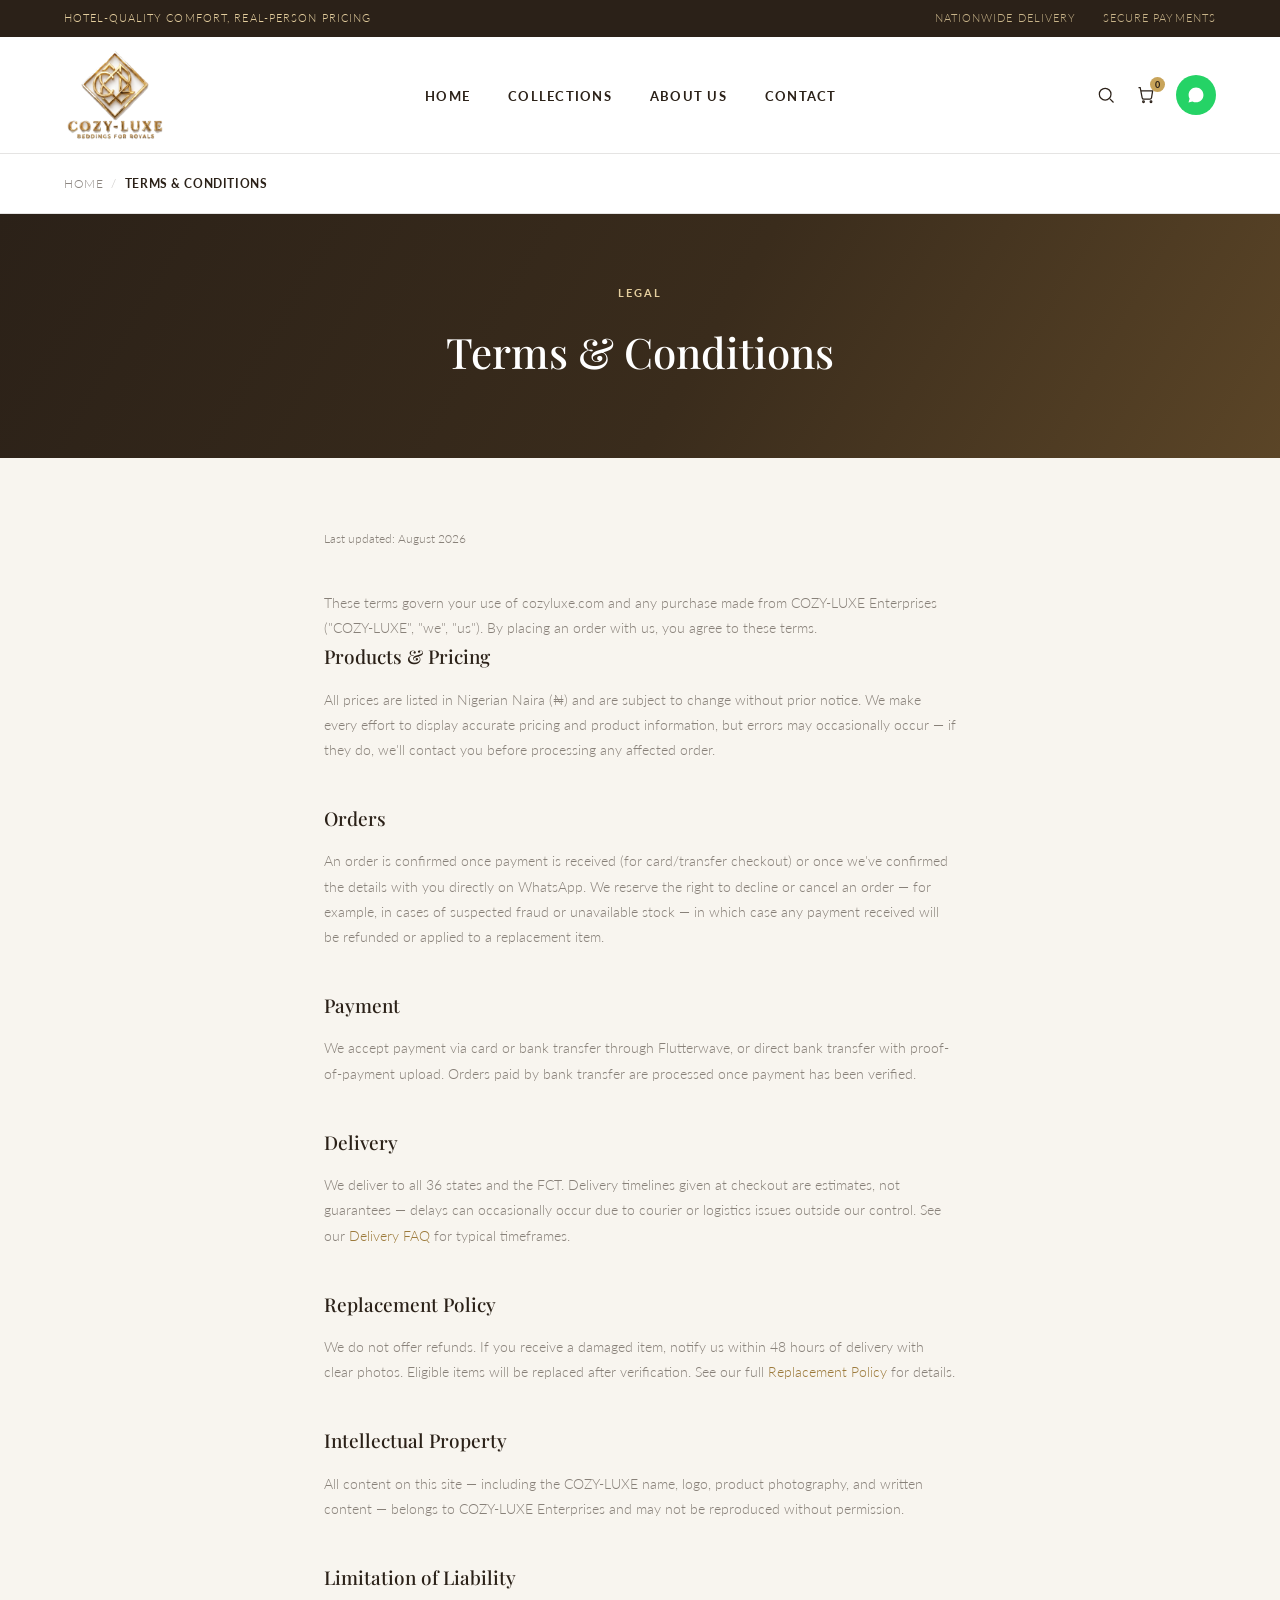
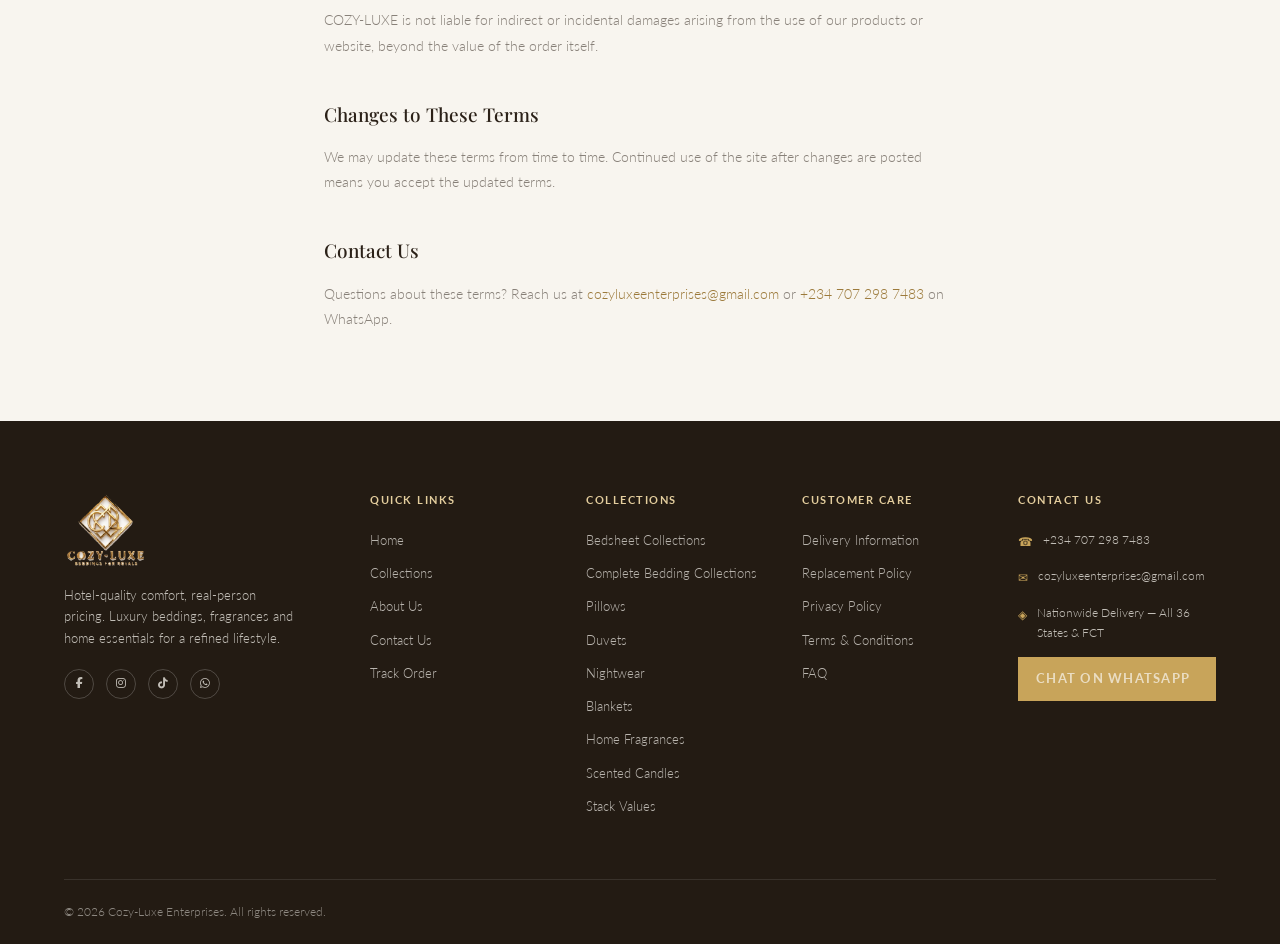
<file: terms.html>
<!DOCTYPE html>
<html lang="en">
<head>
<meta charset="UTF-8">
<title>Terms &amp; Conditions — COZY-LUXE</title>
<meta name="viewport" content="width=device-width, initial-scale=1.0">
<meta name="description" content="The terms and conditions governing purchases made on cozyluxe.com.">
<link rel="preconnect" href="https://fonts.googleapis.com">
<link href="https://fonts.googleapis.com/css2?family=Playfair+Display:ital,wght@0,400;0,500;0,600;0,700;1,400&family=Lato:wght@300;400;700;900&display=swap" rel="stylesheet">
<link rel="stylesheet" href="css/style.css">
<link
    rel="stylesheet" href="https://cdnjs.cloudflare.com/ajax/libs/font-awesome/6.7.2/css/all.min.css"
    crossorigin="anonymous"
    referrerpolicy="no-referrer"
  >
<style>
  .legal-wrap{max-width:760px; margin:0 auto; padding:70px 5vw 90px;}
  .legal-wrap .updated{font-size:12px; color:var(--muted); margin-bottom:40px;}
  .legal-wrap h2{font-size:19px; margin:40px 0 14px;}
  .legal-wrap h2:first-of-type{margin-top:0;}
  .legal-wrap p, .legal-wrap li{font-size:14px; color:var(--muted); line-height:1.8;}
  .legal-wrap ul{padding-left:20px; margin-bottom:16px;}
  .legal-wrap li{margin-bottom:6px;}
  .legal-wrap a{color:var(--gold-deep);}
</style>
</head>
<body>

<div class="utility-bar">
  <span>Hotel-Quality Comfort, Real-Person Pricing</span>
  <div class="right"><span>Nationwide Delivery</span><span>Secure Payments</span></div>
</div>
<header class="site-header">
  <div class="logo-block">
    <img src="images/logo2.png" alt="COZY-LUXE" class="logo-img">
  </div>
  <nav class="main-nav"><ul>
    <li><a href="index.html">Home</a></li>
    <li><a href="collections.html">Collections</a></li>
    <li><a href="about.html">About Us</a></li>
    <li><a href="contact.html">Contact</a></li>
  </ul></nav>
  <div class="nav-right">
    <svg class="icon-btn" viewBox="0 0 24 24" fill="none" stroke="currentColor" stroke-width="1.5"><circle cx="11" cy="11" r="7"/><path d="M21 21l-4.3-4.3"/></svg>
    <a href="cart.html" class="icon-btn"><svg viewBox="0 0 24 24" fill="none" stroke="currentColor" stroke-width="1.5"><path d="M3 3h2l2.4 12.4a2 2 0 002 1.6h7.2a2 2 0 002-1.6L20 7H6"/><circle cx="9" cy="20" r="1"/><circle cx="18" cy="20" r="1"/></svg><span class="cart-badge">0</span></a>
    <!-- WhatsApp -->
       <a      
  href="https://wa.me/2347072987483"
  class="whatsapp-pill whatsapp-cta"
  target="_blank"
  rel="noopener noreferrer"
  aria-label="Chat with COZY-LUXE on WhatsApp"
  title="Chat on WhatsApp"
>
  <svg viewBox="0 0 24 24" fill="currentColor" width="18" height="18" aria-hidden="true">
    <path d="M12.04 2C6.58 2 2.13 6.45 2.13 11.91c0 1.75.46 3.45 1.32 4.95L2 22l5.29-1.39c1.44.79 3.06 1.2 4.71 1.2h.01c5.46 0 9.91-4.45 9.91-9.91C21.95 6.45 17.5 2 12.04 2z"/>
  </svg>
</a>

  </div>
</header>

<div class="breadcrumb"><a href="index.html">Home</a><span class="sep">/</span><span class="current">Terms &amp; Conditions</span></div>
<div class="page-banner"><div class="eyebrow">Legal</div><h1>Terms &amp; Conditions</h1></div>

<div class="legal-wrap">
  <p class="updated">Last updated: August 2026</p>

  <p>These terms govern your use of cozyluxe.com and any purchase made from COZY-LUXE Enterprises ("COZY-LUXE", "we", "us"). By placing an order with us, you agree to these terms.</p>

  <h2>Products &amp; Pricing</h2>
  <p>All prices are listed in Nigerian Naira (₦) and are subject to change without prior notice. We make every effort to display accurate pricing and product information, but errors may occasionally occur — if they do, we'll contact you before processing any affected order.</p>

  <h2>Orders</h2>
  <p>An order is confirmed once payment is received (for card/transfer checkout) or once we've confirmed the details with you directly on WhatsApp. We reserve the right to decline or cancel an order — for example, in cases of suspected fraud or unavailable stock — in which case any payment received will be refunded or applied to a replacement item.</p>

  <h2>Payment</h2>
  <p>We accept payment via card or bank transfer through Flutterwave, or direct bank transfer with proof-of-payment upload. Orders paid by bank transfer are processed once payment has been verified.</p>

  <h2>Delivery</h2>
  <p>We deliver to all 36 states and the FCT. Delivery timelines given at checkout are estimates, not guarantees — delays can occasionally occur due to courier or logistics issues outside our control. See our <a href="faq.html#delivery">Delivery FAQ</a> for typical timeframes.</p>

  <h2>Replacement Policy</h2>
  <p>We do not offer refunds. If you receive a damaged item, notify us within 48 hours of delivery with clear photos. Eligible items will be replaced after verification. See our full <a href="faq.html#replacement">Replacement Policy</a> for details.</p>

  <h2>Intellectual Property</h2>
  <p>All content on this site — including the COZY-LUXE name, logo, product photography, and written content — belongs to COZY-LUXE Enterprises and may not be reproduced without permission.</p>

  <h2>Limitation of Liability</h2>
  <p>COZY-LUXE is not liable for indirect or incidental damages arising from the use of our products or website, beyond the value of the order itself.</p>

  <h2>Changes to These Terms</h2>
  <p>We may update these terms from time to time. Continued use of the site after changes are posted means you accept the updated terms.</p>

  <h2>Contact Us</h2>
  <p>Questions about these terms? Reach us at <a href="mailto:cozyluxeenterprises@gmail.com">cozyluxeenterprises@gmail.com</a> or <a href="https://wa.me/2347072987483" target="_blank" rel="noopener noreferrer">+234 707 298 7483</a> on WhatsApp.</p>
</div>

<!-- FOOTER -->
  <footer class="site-footer">

    <div class="footer-grid">

      <!-- Brand -->
      <div>

        <div class="footer-logo-block">
          <a
            href="index.html"
            aria-label="COZY-LUXE Home"
          >
            <img
              src="images/logo2.png"
              alt="COZY-LUXE"
              class="footer-logo-img"
              loading="lazy"
            >
          </a>
        </div>

        <p class="desc">
          Hotel-quality comfort, real-person pricing. Luxury beddings,
          fragrances and home essentials for a refined lifestyle.
        </p>


        <!-- Social Icons -->
        <div class="socials">

          <a
            href="https://www.facebook.com/share/19u28qDThH/?mibextid=wwXIfr"
            class="social-icon"
            aria-label="COZY-LUXE on Facebook"
            title="Facebook"
            target="_blank"
            rel="noopener noreferrer"
          >
            <i class="fa-brands fa-facebook-f" aria-hidden="true"></i>
          </a>


          <a
            href="https://www.instagram.com/cozyluxebeddings?igsh=MTBxZnExaWZucmF4MA=="
            class="social-icon"
            aria-label="COZY-LUXE on Instagram"
            title="Instagram"
            target="_blank"
            rel="noopener noreferrer"
          >
            <i class="fa-brands fa-instagram" aria-hidden="true"></i>
          </a>


          <a
            href="https://www.tiktok.com/@cozyluxebeddings?_r=1&_t=ZS-98a9KBLz9Ua"
            class="social-icon"
            aria-label="COZY-LUXE on TikTok"
            target="_blank"
            title="TikTok"
            rel="noopener noreferrer"
          >
            <i class="fa-brands fa-tiktok" aria-hidden="true"></i>
          </a>


          <a
            href="https://wa.me/2347072987483"
            class="social-icon"
            aria-label="COZY-LUXE on WhatsApp"
            title="WhatsApp"
            target="_blank"
            rel="noopener noreferrer"
          >
            <i class="fa-brands fa-whatsapp" aria-hidden="true"></i>
          </a>

        </div>

      </div>


      <!-- Quick Links -->
      <div class="footer-col">

        <h5>Quick Links</h5>

        <a href="index.html">Home</a>
        <a href="collections.html">Collections</a>
        <a href="about.html">About Us</a>
        <a href="contact.html">Contact Us</a>
        <a href="track-order.html">Track Order</a>

      </div>


      <!-- Collections -->
      <div class="footer-col">

        <h5>Collections</h5>

        <a href="collection.html?cat=bedsheets">
          Bedsheet Collections
        </a>

        <a href="collection.html?cat=complete">
          Complete Bedding Collections
        </a>

        <a href="collection.html?cat=pillows">
          Pillows
        </a>

        <a href="collection.html?cat=duvets">
          Duvets
        </a>

        <a href="collection.html?cat=nightwear">
          Nightwear
        </a>

        <a href="collection.html?cat=blankets">
          Blankets
        </a>

        <a href="collection.html?cat=fragrances">
          Home Fragrances
        </a>

        <a href="collection.html?cat=candles">
          Scented Candles
        </a>

        <a href="collection.html?cat=stack">
          Stack Values
        </a>

      </div>


      <!-- Customer Care -->
      <div class="footer-col">

        <h5>Customer Care</h5>

        <a href="faq.html#delivery">
          Delivery Information
        </a>

        <a href="faq.html#replacement">
          Replacement Policy
        </a>

        <a href="privacy.html">
          Privacy Policy
        </a>

        <a href="terms.html">
          Terms &amp; Conditions
        </a>

        <a href="faq.html">
          FAQ
        </a>

      </div>


      <!-- Contact -->
      <div class="footer-col">

        <h5>Contact Us</h5>

        <div class="footer-contact-item">
          <span class="fi" aria-hidden="true">☎</span>
          <span>+234 707 298 7483</span>
        </div>

        <div class="footer-contact-item">
          <span class="fi" aria-hidden="true">✉</span>
          <span>cozyluxeenterprises@gmail.com</span>
        </div>

        <div class="footer-contact-item">
          <span class="fi" aria-hidden="true">◈</span>
          <span>
            Nationwide Delivery — All 36 States &amp; FCT
          </span>
        </div>

        <a
          href="https://wa.me/2347072987483"
          class="footer-cta whatsapp-cta"
          target="_blank"
          rel="noopener noreferrer"
          aria-label="Chat with COZY-LUXE on WhatsApp"
        >
          Chat on WhatsApp
        </a>

      </div>

    </div>


    <!-- Footer Bottom -->
    <div class="footer-bottom">

      <span>
        © 2026 Cozy-Luxe Enterprises. All rights reserved.
      </span>

    </div>

  </footer>

<script src="js/data.js?v=1787345207"></script>
<script src="js/main.js?v=1787345207"></script>
<script>
  const generalMsg = encodeURIComponent("Hello COZY-LUXE,\n\nI'd like to know more about your beddings.");
  document.querySelectorAll(".whatsapp-cta").forEach(el => el.href = whatsappLink(generalMsg));
</script>
</body>
</html>
</file>
<file: css/style.css>
/* ===================================================
   COZY-LUXE — shared design system
   =================================================== */
:root{
  --ivory:#F8F5EF;
  --white:#FFFFFF;
  --espresso:#2B2118;
  --espresso-2:#231b13;
  --gold:#C8A45A;
  --gold-soft:#E4CE9E;
  --gold-deep:#9C7A3B;
  --line: rgba(43,33,24,0.12);
  --muted: rgba(43,33,24,0.55);
  --success:#4C7C59;
  --danger:#B24B3C;
}
*{box-sizing:border-box; margin:0; padding:0;}
body{
  background:var(--ivory); color:var(--espresso);
  font-family:'Lato', sans-serif; font-weight:300; line-height:1.7;
}
h1,h2,h3,h4{font-family:'Playfair Display', serif; font-weight:500;}
a{color:inherit; text-decoration:none;}
img{display:block; max-width:100%;}
button{font-family:inherit; cursor:pointer;}
input,select,textarea{font-family:inherit;}
.wrap{max-width:1280px; margin:0 auto; padding:0 5vw;}

/* ---------- utility bar ---------- */
.utility-bar{
  background:var(--espresso); color:var(--gold-soft);
  display:flex; justify-content:space-between; align-items:center;
  padding:9px 5vw; font-size:11px; letter-spacing:0.1em; text-transform:uppercase;
}
.utility-bar .right{display:flex; gap:26px; color:rgba(228,206,158,0.85);}
.utility-bar .right span{display:flex; align-items:center; gap:6px;}

/* ---------- header ---------- */
header.site-header{
  background:var(--white); border-bottom:1px solid var(--line);
  display:flex; align-items:center; justify-content:space-between;
  padding:10px 5vw; position:sticky; top:0; z-index:100;
}
.logo-block{display:flex; align-items:center;}
.logo-img{height:96px; width:auto; flex-shrink:0;}

nav.main-nav ul{display:flex; gap:38px; list-style:none;}
nav.main-nav a{
  font-size:12.5px; letter-spacing:0.1em; text-transform:uppercase; font-weight:700;
  padding-bottom:22px; border-bottom:2px solid transparent;
}
nav.main-nav a.active{color:var(--gold-deep); border-color:var(--gold);}

.nav-right{
  display:flex;
  align-items:center;
  gap:20px;
  flex-shrink:0;
}
.icon-btn{
  width:20px;
  height:20px;
  display:inline-flex;
  align-items:center;
  justify-content:center;
  position:relative;
  color:var(--espresso);
  flex-shrink:0;
}
.cart-badge{
  position:absolute; top:-8px; right:-9px; background:var(--gold); color:var(--espresso);
  font-size:9px; width:15px; height:15px; border-radius:50%; display:flex; align-items:center; justify-content:center; font-weight:700;
}
.whatsapp-pill{
  background:#25D366;
  color:#fff;
  width:40px;
  height:40px;
  border-radius:50%;
  display:inline-flex;
  align-items:center;
  justify-content:center;
  flex-shrink:0;
  white-space:nowrap;
  transition:background .25s ease, transform .25s ease;
}
.whatsapp-pill:hover{
  background:#1EBE5A;
  transform:scale(1.06);
}

/* ---------- mobile menu (hamburger + slide-down nav panel) ---------- */
/* Hidden by default (desktop). Only .menu-toggle's display flips to
   flex below 1000px, inside the media query further down this file. */
.menu-toggle{
  display:none;
  flex-direction:column;
  justify-content:center;
  gap:5px;
  width:24px;
  height:20px;
  background:none;
  border:none;
  cursor:pointer;
  padding:0;
  flex-shrink:0;
}
.menu-toggle span{
  display:block;
  width:100%;
  height:2px;
  background:var(--espresso);
  transition:transform .25s ease, opacity .25s ease;
}
.menu-toggle.open span:nth-child(1){ transform:translateY(7px) rotate(45deg); }
.menu-toggle.open span:nth-child(2){ opacity:0; }
.menu-toggle.open span:nth-child(3){ transform:translateY(-7px) rotate(-45deg); }

.mobile-nav{
  display:none;
  flex-direction:column;
  background:var(--white);
  border-bottom:1px solid var(--line);
}
.mobile-nav a{
  padding:16px 5vw;
  border-bottom:1px solid var(--line);
  font-size:13px;
  letter-spacing:0.06em;
  text-transform:uppercase;
  font-weight:700;
  color:var(--espresso);
}
.mobile-nav a:last-child{ border-bottom:none; }
.mobile-nav.open{ display:flex; }

/* ---------- buttons ---------- */
.btn{
  padding:15px 28px; font-size:11.5px; letter-spacing:0.14em; text-transform:uppercase; font-weight:700;
  cursor:pointer; display:inline-flex; align-items:center; gap:8px; border:1px solid transparent;
  transition:.25s ease;
}
.btn-dark{background:var(--espresso); color:var(--white);}
.btn-dark:hover{background:var(--espresso-2);}
.btn-outline-light{border-color:rgba(255,255,255,0.5); color:var(--white); background:transparent;}
.btn-outline-dark{border-color:var(--espresso); color:var(--espresso); background:transparent;}
.btn-outline-dark:hover{background:var(--espresso); color:var(--white);}
.btn-gold{background:var(--gold); color:var(--espresso);}
.btn-gold:hover{background:var(--gold-soft);}
.btn-block{width:100%; justify-content:center;}
.btn:disabled{opacity:.45; cursor:not-allowed;}

/* ---------- breadcrumb ---------- */
.breadcrumb{
  padding:20px 5vw; font-size:11.5px; letter-spacing:0.05em; text-transform:uppercase;
  color:var(--muted); background:var(--white); border-bottom:1px solid var(--line);
}
.breadcrumb a:hover{color:var(--gold-deep);}
.breadcrumb .sep{margin:0 8px; opacity:.5;}
.breadcrumb .current{color:var(--espresso); font-weight:700;}

/* ---------- page header banner ---------- */
.page-banner{
  background:linear-gradient(120deg,#2B2118,#3a2c1c 55%,#5b4527);
  color:var(--white); text-align:center; padding:70px 5vw;
}
.page-banner .eyebrow{font-size:11px; letter-spacing:0.2em; text-transform:uppercase; color:var(--gold-soft); margin-bottom:14px; font-weight:700;}
.page-banner h1{font-size:clamp(28px,4vw,42px);}

/* ---------- generic sections ---------- */
section{padding:90px 5vw;}
.center-head{text-align:center; margin-bottom:50px;}
.center-head .flourish{display:flex; align-items:center; justify-content:center; gap:12px; margin-bottom:14px;}
.center-head .flourish .bar{width:34px; height:1px; background:var(--gold-deep); opacity:.55;}
.center-head .flourish .diamond{width:5px; height:5px; background:var(--gold); transform:rotate(45deg);}
.center-head h2{font-size:clamp(26px,3vw,36px); text-transform:uppercase; letter-spacing:0.02em;}
.center-head p{font-style:italic; color:var(--muted); margin-top:10px; font-size:14.5px;}

/* ---------- collections grid ---------- */
.collections-grid{display:grid; grid-template-columns:repeat(4,1fr); gap:20px; max-width:1280px; margin:0 auto 40px;}
.coll-card{background:var(--white); border:1px solid var(--line); text-align:center; padding-bottom:20px; cursor:pointer; transition:.3s;}
.coll-card:hover{border-color:var(--gold-soft); transform:translateY(-3px);}
.coll-photo{aspect-ratio:1/1; position:relative; overflow:hidden; background-size:cover; background-position:center;}
.coll-badge{
  width:52px; height:52px; border-radius:50%; background:var(--white); border:2px solid var(--gold-soft);
  display:flex; align-items:center; justify-content:center; margin:-26px auto 14px; position:relative; z-index:2;
  color:var(--gold-deep); font-size:20px;
}
.coll-card h4{font-size:13px; letter-spacing:0.06em; text-transform:uppercase; font-weight:700;}
.coll-card .count{font-size:11px; color:var(--muted); margin-top:4px;}
.view-all-wrap{text-align:center;}

/* swatches (photography placeholders) */
.sw{width:100%; height:100%;}
.sw1{background:linear-gradient(135deg,#3a2c1c,#8a6a3f 60%,#E4CE9E);}
.sw2{background:linear-gradient(135deg,#231b13,#5b4527 60%,#C8A45A);}
.sw3{background:linear-gradient(135deg,#2B2118,#6b5230 65%,#F8F5EF);}
.sw4{background:linear-gradient(135deg,#3a2c1c,#9C7A3B 55%,#E4CE9E);}
.sw5{background:linear-gradient(135deg,#231b13,#4a3623 55%,#8a6a3f);}
.sw6{background:linear-gradient(135deg,#2B2118,#5b4527 60%,#C8A45A);}
.sw7{background:linear-gradient(135deg,#3a2c1c,#6b5230 65%,#E4CE9E);}
.sw8{background:linear-gradient(135deg,#231b13,#9C7A3B 55%,#F8F5EF);}

/* ---------- product grid / cards ---------- */
.products-strip{background:var(--white);}
.products-grid{display:grid; grid-template-columns:repeat(4,1fr); gap:22px; max-width:1280px; margin:0 auto;}
.products-grid.cols-6{grid-template-columns:repeat(6,1fr); gap:16px;}
.product-card{border:1px solid var(--line); background:var(--white); transition:.3s;}
.product-card:hover{border-color:var(--gold-soft);}
.product-photo{aspect-ratio:4/5; position:relative; overflow:hidden;}
.product-photo .tag{
  position:absolute; top:10px; left:10px; background:var(--espresso); color:var(--white);
  font-size:9.5px; letter-spacing:0.08em; text-transform:uppercase; padding:5px 10px; font-weight:700;
}
.product-info{padding:16px 14px 20px;}
.product-info .pname{font-size:14.5px; font-weight:700; margin-bottom:4px;}
.product-info .pvariant{font-size:10.5px; color:var(--muted); margin-bottom:10px; display:block; min-height:13px;}
.price-row{margin-bottom:14px; font-size:13px;}
.price-row .old{text-decoration:line-through; color:var(--muted); margin-right:8px; font-size:11.5px;}
.price-row .new{color:var(--gold-deep); font-weight:700;}
.btn-view{
  display:block; text-align:center; border:1px solid var(--espresso); padding:9px; font-size:10px;
  letter-spacing:0.12em; text-transform:uppercase; font-weight:700; transition:.3s;
}
.btn-view:hover{background:var(--espresso); color:var(--white);}

/* ---------- filter bar (collection page) ---------- */
.filter-bar{
  display:flex; justify-content:space-between; align-items:center; flex-wrap:wrap; gap:16px;
  max-width:1280px; margin:0 auto 40px; padding-bottom:24px; border-bottom:1px solid var(--line);
}
.filter-bar select{
  padding:10px 14px; border:1px solid var(--line); background:var(--white); font-size:12.5px;
  letter-spacing:0.03em; text-transform:uppercase; color:var(--espresso);
}
.result-count{font-size:12.5px; color:var(--muted);}

/* ---------- why choose / policy rows ---------- */
.why-grid{display:grid; grid-template-columns:repeat(4,1fr); gap:1px; max-width:1200px; margin:0 auto; background:var(--line);}
.why-card{background:var(--ivory); padding:36px 26px; text-align:center;}
.why-icon-badge{
  width:46px; height:46px; border-radius:50%; background:var(--white); border:1px solid var(--gold-soft);
  display:flex; align-items:center; justify-content:center; margin:0 auto 18px; color:var(--gold-deep);
}
.why-card h4{font-size:13px; letter-spacing:0.04em; text-transform:uppercase; margin-bottom:10px; font-weight:700;}
.why-card p{font-size:12.5px; color:var(--muted); line-height:1.6;}

.policy-row{background:var(--white); border-bottom:1px solid var(--line);}
.policy-grid{display:grid; grid-template-columns:repeat(4,1fr); gap:30px; max-width:1200px; margin:0 auto;}
.policy-item{display:flex; gap:14px; align-items:flex-start;}
.policy-item .picon{color:var(--gold-deep); flex-shrink:0; margin-top:2px;}
.policy-item h5{font-size:12.5px; letter-spacing:0.05em; text-transform:uppercase; margin-bottom:5px; font-weight:700;}
.policy-item p{font-size:12px; color:var(--muted);}

/* ---------- newsletter ---------- */
.newsletter-bar{
  background:var(--white); border-top:1px solid var(--line); border-bottom:1px solid var(--line);
  display:flex; align-items:center; justify-content:space-between; padding:44px 6vw; flex-wrap:wrap; gap:24px;
}
.newsletter-left{display:flex; align-items:center; gap:16px;}
.newsletter-left h4{font-size:16px; text-transform:uppercase; letter-spacing:0.04em; margin-bottom:4px;}
.newsletter-left p{font-size:13px; color:var(--muted);}
.newsletter-form{display:flex; border:1px solid var(--line);}
.newsletter-form input{border:none; outline:none; padding:15px 20px; font-size:13.5px; width:280px;}
.newsletter-form button{background:var(--espresso); color:var(--white); border:none; padding:0 26px; font-size:11px; letter-spacing:0.12em; text-transform:uppercase; font-weight:700;}

/* ---------- footer ---------- */
footer.site-footer{background:var(--espresso-2); color:rgba(248,245,239,0.75); padding:70px 5vw 0;}
.footer-grid{display:grid; grid-template-columns:1.5fr 1fr 1fr 1fr 1.1fr; gap:36px; max-width:1280px; margin:0 auto 50px;}
.footer-logo-block{display:flex; align-items:center; margin-bottom:16px;}
.footer-logo-img{height:78px; width:auto;}
.footer-tag{font-size:9px; letter-spacing:0.18em; color:var(--gold-soft);}
footer p.desc{font-size:12.5px; line-height:1.7; max-width:230px; margin-bottom:20px;}
.socials{display:flex; gap:12px;}
.social-icon{width:30px; height:30px; border:1px solid rgba(255,255,255,0.2); border-radius:50%; display:flex; align-items:center; justify-content:center; font-size:11px;}
.footer-col h5{font-size:11px; letter-spacing:0.14em; text-transform:uppercase; color:var(--gold-soft); margin-bottom:20px;}
.footer-col a{display:block; font-size:12.5px; margin-bottom:12px; color:rgba(248,245,239,0.7);}
.footer-contact-item{display:flex; gap:10px; font-size:12px; margin-bottom:14px; align-items:flex-start;}
.footer-contact-item .fi{color:var(--gold); flex-shrink:0; margin-top:2px;}
.footer-cta{background:var(--gold); color:var(--espresso); padding:11px 18px; font-size:10.5px; letter-spacing:0.1em; text-transform:uppercase; font-weight:700; display:inline-flex; gap:8px; align-items:center; margin-top:6px;}
.footer-bottom{border-top:1px solid rgba(255,255,255,0.1); padding:22px 0; display:flex; justify-content:space-between; font-size:11.5px; color:rgba(248,245,239,0.5); max-width:1280px; margin:0 auto; flex-wrap:wrap; gap:10px;}

/* ---------- forms (checkout / contact) ---------- */
.form-group{margin-bottom:20px;}
.form-group label{display:block; font-size:11.5px; letter-spacing:0.08em; text-transform:uppercase; margin-bottom:8px; color:var(--muted); font-weight:700;}
.form-group input, .form-group select, .form-group textarea{
  width:100%; padding:14px 16px; border:1px solid var(--line); background:var(--white);
  font-size:14px; color:var(--espresso); outline:none; transition:.25s;
}
.form-group input:focus, .form-group select:focus, .form-group textarea:focus{border-color:var(--gold);}
.form-row{display:grid; grid-template-columns:1fr 1fr; gap:20px;}

/* ---------- steps ---------- */
.step-track{display:flex; justify-content:center; gap:0; margin-bottom:56px;}
.step{display:flex; align-items:center; gap:10px;}
.step .dot{
  width:30px; height:30px; border-radius:50%; border:1.5px solid var(--line); display:flex; align-items:center; justify-content:center;
  font-size:12px; font-weight:700; color:var(--muted);
}
.step.active .dot{border-color:var(--gold); background:var(--gold); color:var(--espresso);}
.step.done .dot{border-color:var(--gold-deep); background:var(--gold-deep); color:var(--white);}
.step span.label{font-size:11.5px; letter-spacing:0.06em; text-transform:uppercase; color:var(--muted); margin-right:26px;}
.step.active span.label{color:var(--espresso); font-weight:700;}
.step-line{width:60px; height:1px; background:var(--line); margin:0 10px;}

/* ---------- misc ---------- */
.empty-state{text-align:center; padding:80px 5vw;}
.empty-state h3{font-size:22px; margin-bottom:14px;}
.empty-state p{color:var(--muted); margin-bottom:30px;}

.qty-selector{display:flex; align-items:center; border:1px solid var(--line); width:fit-content;}
.qty-selector button{background:none; border:none; width:38px; height:40px; font-size:16px; color:var(--espresso);}
.qty-selector input{width:44px; text-align:center; border:none; border-left:1px solid var(--line); border-right:1px solid var(--line); font-size:14px; padding:8px 0;}

.toast{
  position:fixed; bottom:30px; left:50%; transform:translateX(-50%) translateY(20px);
  background:var(--espresso); color:var(--white); padding:16px 26px; font-size:13px;
  opacity:0; pointer-events:none; transition:.35s; z-index:999; display:flex; align-items:center; gap:10px;
}
.toast.show{opacity:1; transform:translateX(-50%) translateY(0);}

@media(max-width:1000px){
  nav.main-nav, .utility-bar .right{display:none;}
  .menu-toggle{display:flex;}
  .collections-grid{grid-template-columns:repeat(2,1fr);}
  .products-grid{grid-template-columns:repeat(2,1fr);}
  .products-grid.cols-6{grid-template-columns:repeat(2,1fr);}
  .why-grid{grid-template-columns:repeat(2,1fr);}
  .policy-grid{grid-template-columns:1fr 1fr;}
  .footer-grid{grid-template-columns:1fr 1fr;}
  .form-row{grid-template-columns:1fr;}
  section{padding:60px 5vw;}
}
</file>
